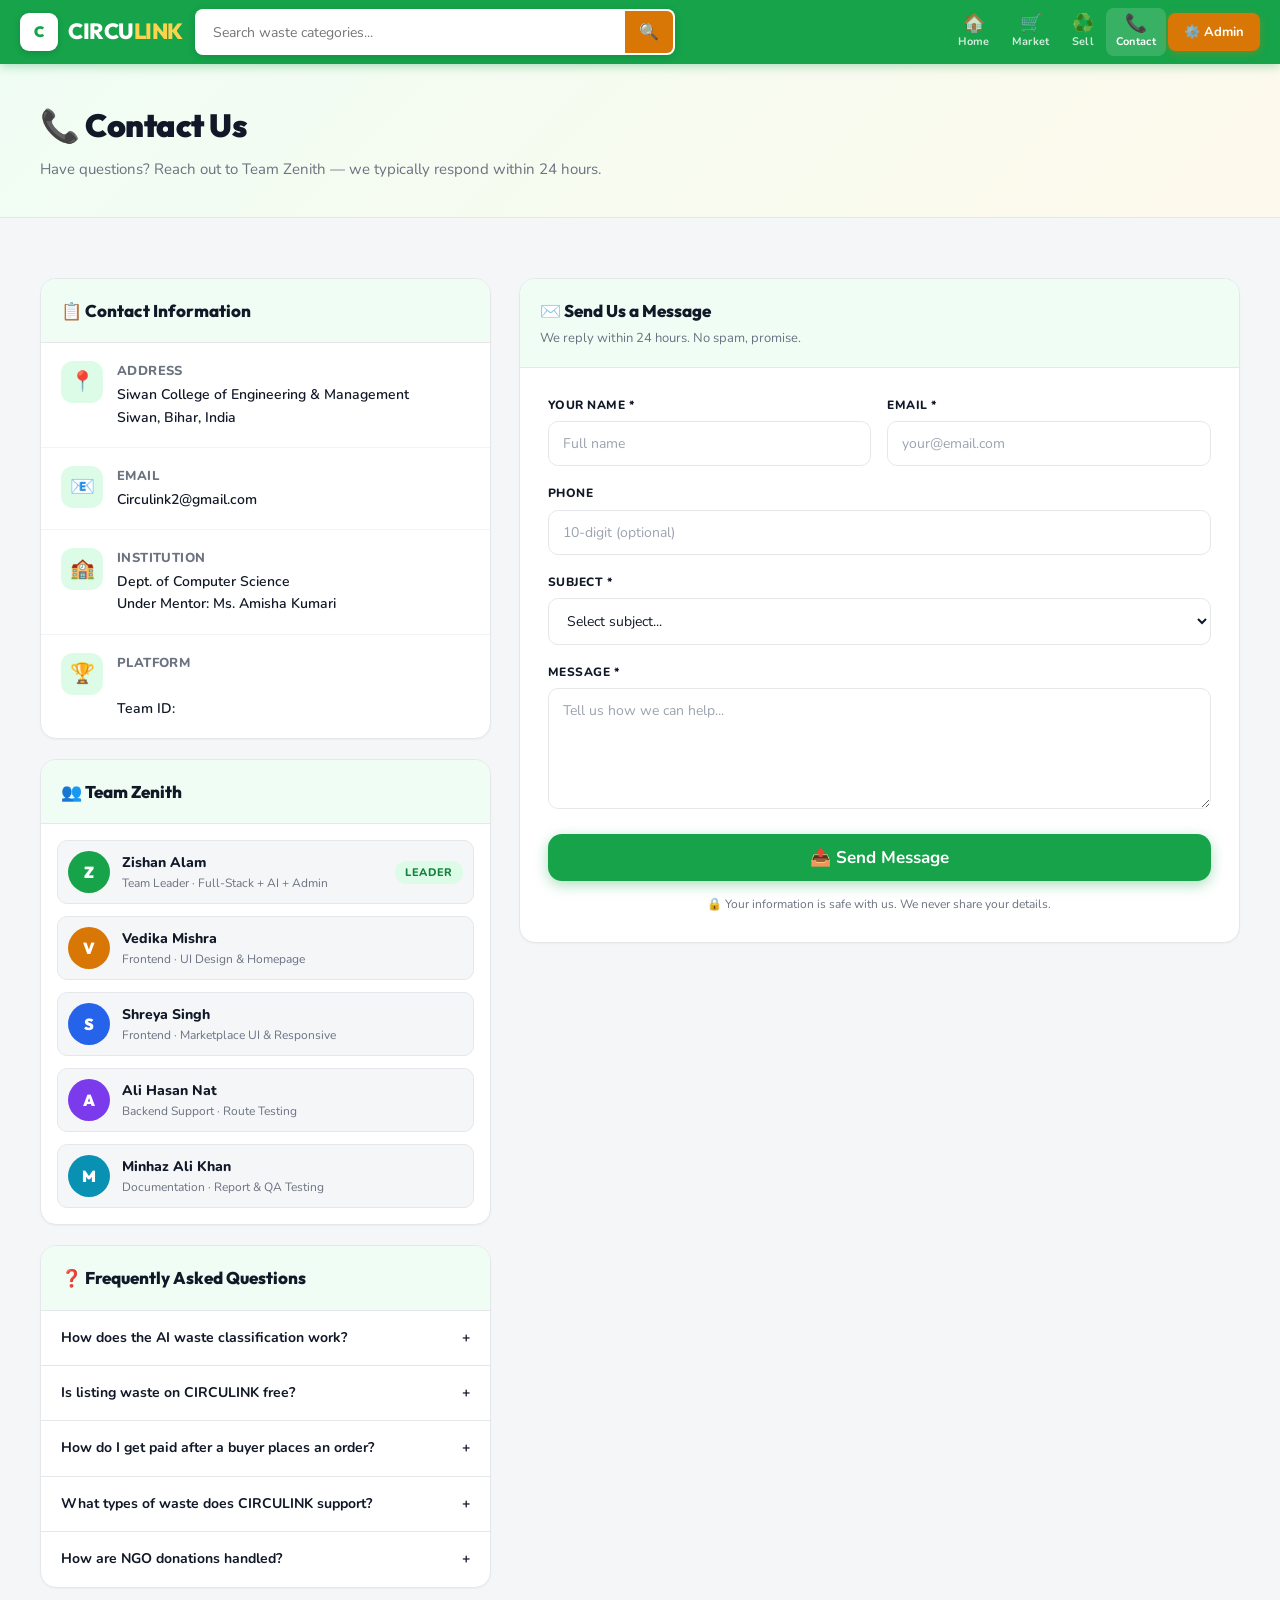
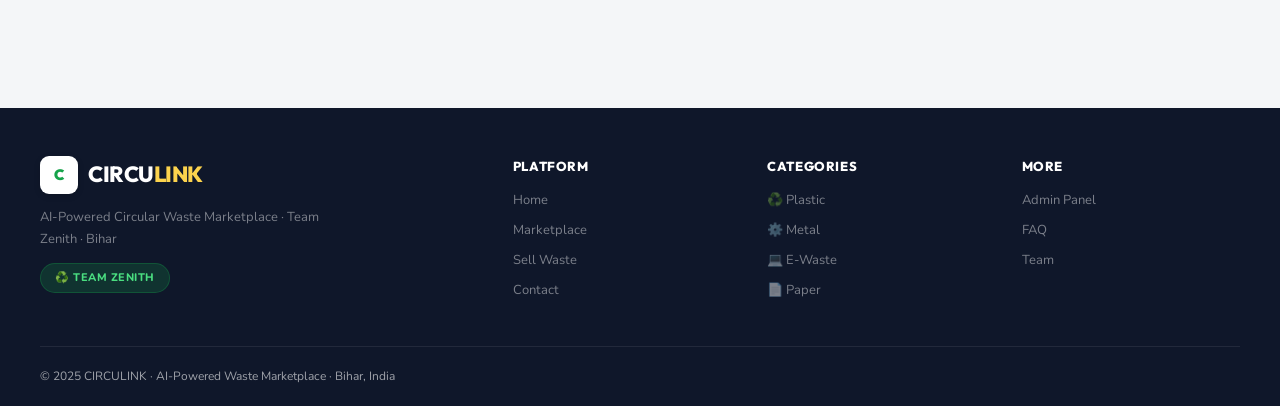
<file: templates/contact.html>
<!DOCTYPE html>
<html lang="en">
<head>
  <meta charset="UTF-8">
  <meta name="viewport" content="width=device-width, initial-scale=1.0">
  <title>Contact — CIRCULINK 2.0</title>
  <link rel="stylesheet" href="/static/css/style.css">
</head>
<body>

<!-- NAVBAR -->
<nav class="navbar">
  <a href="/" class="nav-brand">
    <div class="nav-logo">C</div>
    <span class="nav-brand-name">CIRCU<span>LINK</span></span>
  </a>
  <div class="nav-search">
    <input type="text" placeholder="Search waste categories..." id="navSearch" onkeydown="if(event.key==='Enter') window.location='/marketplace?q='+this.value">
    <button onclick="window.location='/marketplace?q='+document.getElementById('navSearch').value">🔍</button>
  </div>
  <div class="nav-links">
    <a href="/" class="nav-link"><span class="icon">🏠</span><span>Home</span></a>
    <a href="/marketplace" class="nav-link"><span class="icon">🛒</span><span>Market</span></a>
    <a href="/donation" class="nav-link"><span class="icon">♻️</span><span>Sell</span></a>
    <a href="/contact" class="nav-link active"><span class="icon">📞</span><span>Contact</span></a>
    <a href="/admin" class="nav-admin-btn">⚙️ Admin</a>
  </div>
  <div class="hamburger" id="hamburger" onclick="toggleMenu()">
    <span></span><span></span><span></span>
  </div>
</nav>
<div class="mobile-menu" id="mobileMenu">
  <a href="/">🏠 Home</a>
  <a href="/marketplace">🛒 Marketplace</a>
  <a href="/donation">♻️ Sell / Donate</a>
  <a href="/contact">📞 Contact Us</a>
  <a href="/admin">⚙️ Admin Panel</a>
</div>

<!-- PAGE HEADER -->
<div class="page-header">
  <div class="container">
    <h1>📞 Contact Us</h1>
    <p>Have questions? Reach out to Team Zenith — we typically respond within 24 hours.</p>
  </div>
</div>

<!-- CONTACT SECTION -->
<section class="section">
  <div class="container">
    <div class="contact-grid">

      <!-- LEFT: INFO + FAQ -->
      <div style="display:flex;flex-direction:column;gap:20px">

        <!-- Info Card -->
        <div class="contact-info-wrap">
          <div style="padding:18px 20px;border-bottom:1px solid var(--border);background:var(--primary-pale)">
            <h3 style="font-family:'Outfit',sans-serif;font-weight:800;font-size:17px">📋 Contact Information</h3>
          </div>
          <div class="contact-info-item">
            <div class="contact-ico">📍</div>
            <div>
              <div class="contact-info-title">Address</div>
              <div class="contact-info-val">Siwan College of Engineering &amp; Management<br>Siwan, Bihar, India</div>
            </div>
          </div>
          <div class="contact-info-item">
            <div class="contact-ico">📧</div>
            <div>
              <div class="contact-info-title">Email</div>
              <div class="contact-info-val">Circulink2@gmail.com</div>
            </div>
          </div>
          <div class="contact-info-item">
            <div class="contact-ico">🏫</div>
            <div>
              <div class="contact-info-title">Institution</div>
              <div class="contact-info-val">Dept. of Computer Science<br>Under Mentor: Ms. Amisha Kumari</div>
            </div>
          </div>
          <div class="contact-info-item">
            <div class="contact-ico">🏆</div>
            <div>
              <div class="contact-info-title">Platform</div>
              <div class="contact-info-val"><br>Team ID: </div>
            </div>
          </div>
        </div>

        <!-- TEAM SECTION -->
        <div id="team" style="background:var(--bg-white);border:1px solid var(--border);border-radius:var(--radius-lg);overflow:hidden;box-shadow:var(--shadow-xs)">
          <div style="padding:18px 20px;border-bottom:1px solid var(--border);background:var(--primary-pale)">
            <h3 style="font-family:'Outfit',sans-serif;font-weight:800;font-size:17px">👥 Team Zenith</h3>
          </div>
          <div style="padding:16px">
            <div style="display:flex;flex-direction:column;gap:12px">
              <div style="display:flex;align-items:center;gap:12px;padding:10px;border-radius:var(--radius);background:var(--bg);border:1px solid var(--border)">
                <div style="width:42px;height:42px;border-radius:50%;background:var(--primary);color:white;display:flex;align-items:center;justify-content:center;font-family:'Outfit',sans-serif;font-weight:900;font-size:16px;flex-shrink:0">Z</div>
                <div>
                  <div style="font-weight:800;font-size:14px">Zishan Alam</div>
                  <div style="font-size:12px;color:var(--text-secondary)">Team Leader · Full-Stack + AI + Admin</div>
                </div>
                <span class="badge badge-green" style="margin-left:auto">Leader</span>
              </div>
              <div style="display:flex;align-items:center;gap:12px;padding:10px;border-radius:var(--radius);background:var(--bg);border:1px solid var(--border)">
                <div style="width:42px;height:42px;border-radius:50%;background:var(--accent);color:white;display:flex;align-items:center;justify-content:center;font-family:'Outfit',sans-serif;font-weight:900;font-size:16px;flex-shrink:0">V</div>
                <div>
                  <div style="font-weight:800;font-size:14px">Vedika Mishra</div>
                  <div style="font-size:12px;color:var(--text-secondary)">Frontend · UI Design &amp; Homepage</div>
                </div>
              </div>
              <div style="display:flex;align-items:center;gap:12px;padding:10px;border-radius:var(--radius);background:var(--bg);border:1px solid var(--border)">
                <div style="width:42px;height:42px;border-radius:50%;background:var(--info);color:white;display:flex;align-items:center;justify-content:center;font-family:'Outfit',sans-serif;font-weight:900;font-size:16px;flex-shrink:0">S</div>
                <div>
                  <div style="font-weight:800;font-size:14px">Shreya Singh</div>
                  <div style="font-size:12px;color:var(--text-secondary)">Frontend · Marketplace UI &amp; Responsive</div>
                </div>
              </div>
              <div style="display:flex;align-items:center;gap:12px;padding:10px;border-radius:var(--radius);background:var(--bg);border:1px solid var(--border)">
                <div style="width:42px;height:42px;border-radius:50%;background:#7C3AED;color:white;display:flex;align-items:center;justify-content:center;font-family:'Outfit',sans-serif;font-weight:900;font-size:16px;flex-shrink:0">A</div>
                <div>
                  <div style="font-weight:800;font-size:14px">Ali Hasan Nat</div>
                  <div style="font-size:12px;color:var(--text-secondary)">Backend Support · Route Testing</div>
                </div>
              </div>
              <div style="display:flex;align-items:center;gap:12px;padding:10px;border-radius:var(--radius);background:var(--bg);border:1px solid var(--border)">
                <div style="width:42px;height:42px;border-radius:50%;background:#0891B2;color:white;display:flex;align-items:center;justify-content:center;font-family:'Outfit',sans-serif;font-weight:900;font-size:16px;flex-shrink:0">M</div>
                <div>
                  <div style="font-weight:800;font-size:14px">Minhaz Ali Khan</div>
                  <div style="font-size:12px;color:var(--text-secondary)">Documentation · Report &amp; QA Testing</div>
                </div>
              </div>
            </div>
          </div>
        </div>

        <!-- FAQ -->
        <div id="faq" style="background:var(--bg-white);border:1px solid var(--border);border-radius:var(--radius-lg);overflow:hidden;box-shadow:var(--shadow-xs)">
          <div style="padding:18px 20px;border-bottom:1px solid var(--border);background:var(--primary-pale)">
            <h3 style="font-family:'Outfit',sans-serif;font-weight:800;font-size:17px">❓ Frequently Asked Questions</h3>
          </div>
          <div class="faq-item">
            <div class="faq-q" onclick="toggleFAQ(this)">
              <span>How does the AI waste classification work?</span><span>+</span>
            </div>
            <div class="faq-a">CIRCULINK uses Google Gemini 1.5 Flash Vision API to analyze your uploaded waste photo. It identifies the waste category, quality grade (0–100), and estimates a fair market price in INR per kg — all within 2–3 seconds.</div>
          </div>
          <div class="faq-item">
            <div class="faq-q" onclick="toggleFAQ(this)">
              <span>Is listing waste on CIRCULINK free?</span><span>+</span>
            </div>
            <div class="faq-a">Yes! Listing waste is completely free. CIRCULINK is a community platform designed to connect sellers and buyers without any commission in the current version.</div>
          </div>
          <div class="faq-item">
            <div class="faq-q" onclick="toggleFAQ(this)">
              <span>How do I get paid after a buyer places an order?</span><span>+</span>
            </div>
            <div class="faq-a">When a buyer places an order, our admin team reviews it and contacts both parties via phone or email to arrange the pickup and payment. We're currently working on UPI/Razorpay integration for Version 2.1.</div>
          </div>
          <div class="faq-item">
            <div class="faq-q" onclick="toggleFAQ(this)">
              <span>What types of waste does CIRCULINK support?</span><span>+</span>
            </div>
            <div class="faq-a">We support 8 major waste categories: Plastic, Paper &amp; Cardboard, Metal, E-Waste, Glass, Organic, Textile, and Rubber. More categories will be added in future versions.</div>
          </div>
          <div class="faq-item" style="border-bottom:none">
            <div class="faq-q" onclick="toggleFAQ(this)">
              <span>How are NGO donations handled?</span><span>+</span>
            </div>
            <div class="faq-a">When you submit a donation, our admin team forwards your details to the selected NGO partner. The NGO will contact you within 24 hours to arrange item pickup or dropoff.</div>
          </div>
        </div>
      </div>

      <!-- RIGHT: CONTACT FORM -->
      <div class="contact-form-wrap">
        <div style="padding:18px 20px;border-bottom:1px solid var(--border);background:var(--primary-pale)">
          <h3 style="font-family:'Outfit',sans-serif;font-weight:800;font-size:17px">✉️ Send Us a Message</h3>
          <p style="font-size:13px;color:var(--text-secondary);margin-top:4px">We reply within 24 hours. No spam, promise.</p>
        </div>
        <div style="padding:28px">
          <div id="contactSuccess" class="alert alert-success hidden">
            ✅ Message sent successfully! We'll reply within 24 hours.
          </div>
          <div class="form-row">
            <div class="form-group">
              <label class="form-label">Your Name *</label>
              <input type="text" class="form-control" id="msgName" placeholder="Full name">
            </div>
            <div class="form-group">
              <label class="form-label">Email *</label>
              <input type="email" class="form-control" id="msgEmail" placeholder="your@email.com">
            </div>
          </div>
          <div class="form-group">
            <label class="form-label">Phone</label>
            <input type="tel" class="form-control" id="msgPhone" placeholder="10-digit (optional)">
          </div>
          <div class="form-group">
            <label class="form-label">Subject *</label>
            <select class="form-control" id="msgSubject">
              <option value="">Select subject...</option>
              <option>I want to sell waste</option>
              <option>I want to buy waste</option>
              <option>NGO partnership inquiry</option>
              <option>Technical issue</option>
              <option>Price negotiation</option>
              <option>General inquiry</option>
            </select>
          </div>
          <div class="form-group">
            <label class="form-label">Message *</label>
            <textarea class="form-control" id="msgBody" rows="5" placeholder="Tell us how we can help..."></textarea>
          </div>
          <button class="btn btn-primary btn-block btn-lg" onclick="submitContact()">
            📤 Send Message
          </button>
          <p style="font-size:12px;color:var(--text-secondary);text-align:center;margin-top:14px">
            🔒 Your information is safe with us. We never share your details.
          </p>
        </div>
      </div>
    </div>
  </div>
</section>

<!-- FOOTER -->
<footer>
  <div class="footer-inner">
    <div class="footer-grid">
      <div class="footer-brand">
        <div class="nav-brand">
          <div class="nav-logo">C</div>
          <span class="nav-brand-name">CIRCU<span>LINK</span></span>
        </div>
        <p>AI-Powered Circular Waste Marketplace · Team Zenith · Bihar</p>
        <div class="footer-team-badge">♻️ Team Zenith</div>
      </div>
      <div class="footer-col">
        <h4>Platform</h4>
        <a href="/">Home</a><a href="/marketplace">Marketplace</a>
        <a href="/donation">Sell Waste</a><a href="/contact">Contact</a>
      </div>
      <div class="footer-col">
        <h4>Categories</h4>
        <a href="#">♻️ Plastic</a><a href="#">⚙️ Metal</a>
        <a href="#">💻 E-Waste</a><a href="#">📄 Paper</a>
      </div>
      <div class="footer-col">
        <h4>More</h4>
        <a href="/admin">Admin Panel</a>
        <a href="#faq">FAQ</a><a href="#team">Team</a>
      </div>
    </div>
    <div class="footer-divider"></div>
    <div class="footer-bottom">
      <span>© 2025 CIRCULINK · AI-Powered Waste Marketplace · Bihar, India</span>
      <span></span>
    </div>
  </div>
</footer>

<!-- BOTTOM NAV -->
<nav class="bottom-nav">
  <div class="bottom-nav-items">
    <a href="/" class="bottom-nav-item"><span class="ico">🏠</span>Home</a>
    <a href="/marketplace" class="bottom-nav-item"><span class="ico">🛒</span>Market</a>
    <a href="/donation" class="bottom-nav-item"><span class="ico">♻️</span>Sell</a>
    <a href="/donation#donate" class="bottom-nav-item"><span class="ico">🤝</span>Donate</a>
    <a href="/contact" class="bottom-nav-item active"><span class="ico">📞</span>Contact</a>
  </div>
</nav>

<div class="toast" id="toast"></div>
<div class="loading-overlay" id="loadingOverlay"><div class="spinner"></div><div class="loading-txt">Sending...</div></div>

<script>
function toggleMenu() { document.getElementById('mobileMenu').classList.toggle('open'); }
document.addEventListener('click', function(e) {
  const m=document.getElementById('mobileMenu'),h=document.getElementById('hamburger');
  if(!m.contains(e.target)&&!h.contains(e.target)) m.classList.remove('open');
});

function toggleFAQ(el) {
  const ans = el.nextElementSibling;
  const icon = el.querySelector('span:last-child');
  const isOpen = ans.classList.contains('open');
  document.querySelectorAll('.faq-a').forEach(a => a.classList.remove('open'));
  document.querySelectorAll('.faq-q span:last-child').forEach(s => s.textContent = '+');
  if (!isOpen) { ans.classList.add('open'); icon.textContent = '−'; }
}

async function submitContact() {
  const name = document.getElementById('msgName').value.trim();
  const email = document.getElementById('msgEmail').value.trim();
  const subject = document.getElementById('msgSubject').value;
  const body = document.getElementById('msgBody').value.trim();
  if (!name||!email||!subject||!body) { showToast('Please fill all required fields', 'error'); return; }
  showLoading(true);
  try {
    const res = await fetch('/api/contact', {
      method: 'POST', headers: {'Content-Type': 'application/json'},
      body: JSON.stringify({ name, email, phone: document.getElementById('msgPhone').value, subject, message: body })
    });
    const data = await res.json();
    showLoading(false);
    if (data.success) {
      document.getElementById('contactSuccess').classList.remove('hidden');
      ['msgName','msgEmail','msgPhone','msgBody'].forEach(id => document.getElementById(id).value = '');
      document.getElementById('msgSubject').value = '';
      showToast('✅ Message sent!', 'success');
    } else showToast(data.error || 'Failed to send', 'error');
  } catch(e) { showLoading(false); showToast('Network error', 'error'); }
}

function showToast(msg, type='info') {
  const t=document.getElementById('toast');
  t.textContent=msg; t.className='toast '+type+' show';
  setTimeout(()=>t.classList.remove('show'),4000);
}
function showLoading(show) { document.getElementById('loadingOverlay').classList.toggle('show',show); }
</script>
</body>
</html>
</file>
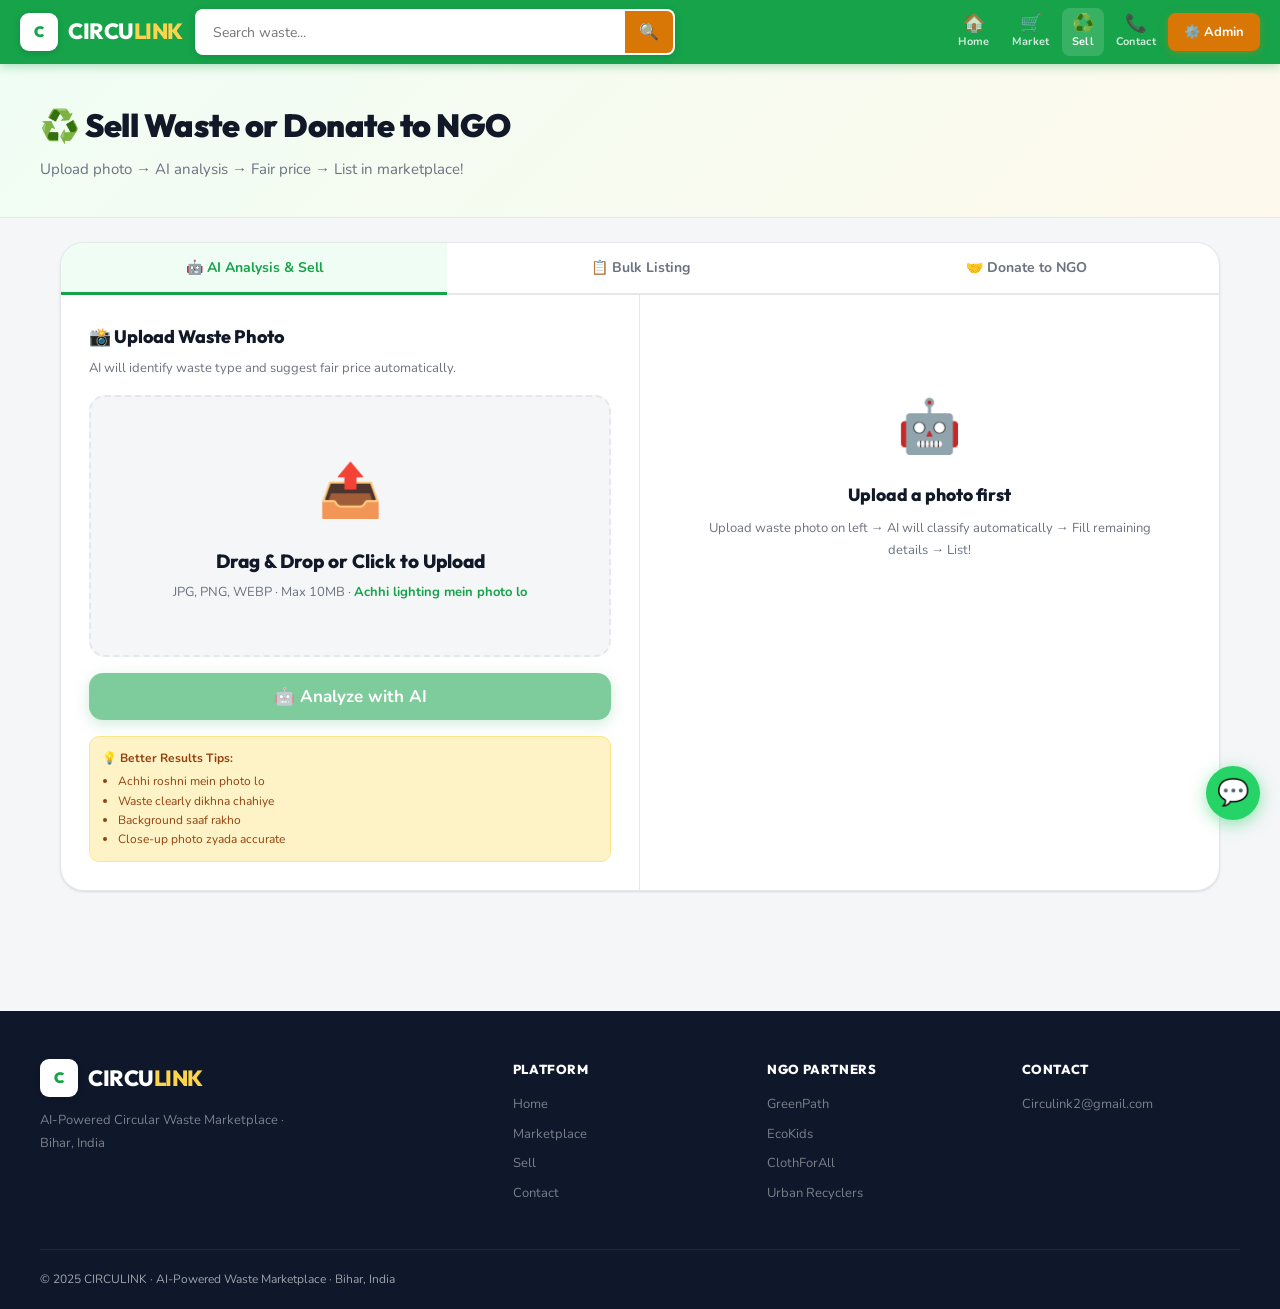
<file: templates/donation.html>
<!DOCTYPE html>
<html lang="en">
<head>
  <meta charset="UTF-8">
  <meta name="viewport" content="width=device-width, initial-scale=1.0">
  <title>Sell / Donate — CIRCULINK</title>
  <link rel="stylesheet" href="/static/css/style.css">
  <style>
    .quality-meter{height:8px;border-radius:50px;background:#E5E7EB;overflow:hidden;margin:6px 0}
    .quality-fill{height:100%;border-radius:50px;transition:width 0.5s ease}
    .photo-check-box{background:#F0FDF4;border:1px solid #BBF7D0;border-radius:10px;padding:12px;margin-bottom:12px;display:none}
    .photo-check-good{background:#F0FDF4;border-color:#BBF7D0;color:#15803D}
    .photo-check-bad{background:#FEF2F2;border-color:#FECACA;color:#DC2626}
    .bulk-item{background:var(--bg);border:1px solid var(--border);border-radius:10px;padding:14px;margin-bottom:10px;position:relative}
    .bulk-remove{position:absolute;top:8px;right:8px;background:var(--danger-light);color:var(--danger);border:none;border-radius:6px;padding:3px 8px;cursor:pointer;font-size:12px;font-weight:700}
    .wa-float{position:fixed;bottom:80px;right:20px;background:#25D366;color:white;width:54px;height:54px;border-radius:50%;display:flex;align-items:center;justify-content:center;font-size:26px;text-decoration:none;box-shadow:0 4px 16px rgba(37,211,102,0.5);z-index:1000;animation:pulse 2s infinite}
    @keyframes pulse{0%,100%{box-shadow:0 4px 16px rgba(37,211,102,0.5)}50%{box-shadow:0 4px 24px rgba(37,211,102,0.8)}}
    .lang-toggle{background:rgba(255,255,255,0.2);color:white;border:1px solid rgba(255,255,255,0.4);border-radius:6px;padding:6px 12px;cursor:pointer;font-weight:700;font-size:13px}
  </style>
</head>
<body>

<nav class="navbar">
  <a href="/" class="nav-brand"><div class="nav-logo">C</div><span class="nav-brand-name">CIRCU<span>LINK</span></span></a>
  <div class="nav-search">
    <input type="text" placeholder="Search waste..." id="navSearch" onkeydown="if(event.key==='Enter') window.location='/marketplace?q='+this.value">
    <button onclick="window.location='/marketplace?q='+document.getElementById('navSearch').value">🔍</button>
  </div>
  <div class="nav-links">
    <a href="/" class="nav-link"><span class="icon">🏠</span><span>Home</span></a>
    <a href="/marketplace" class="nav-link"><span class="icon">🛒</span><span>Market</span></a>
    <a href="/donation" class="nav-link active"><span class="icon">♻️</span><span>Sell</span></a>
    <a href="/contact" class="nav-link"><span class="icon">📞</span><span>Contact</span></a>
    <a href="/admin" class="nav-admin-btn">⚙️ Admin</a>
  </div>
  <div class="hamburger" id="hamburger" onclick="toggleMenu()"><span></span><span></span><span></span></div>
</nav>
<div class="mobile-menu" id="mobileMenu">
  <a href="/">🏠 Home</a><a href="/marketplace">🛒 Marketplace</a>
  <a href="/donation">♻️ Sell / Donate</a><a href="/contact">📞 Contact</a>
</div>

<div class="page-header">
  <div class="container">
    <h1>♻️ Sell Waste or Donate to NGO</h1>
    <p>Upload photo → AI analysis → Fair price → List in marketplace!</p>
  </div>
</div>

<div class="container" style="margin-top:24px;padding:0 20px">
  <div style="background:var(--bg-white);border:1px solid var(--border);border-radius:var(--radius-xl);overflow:hidden;box-shadow:var(--shadow-sm)">

    <!-- TABS -->
    <div class="tab-bar" style="border-radius:0">
      <button class="tab-btn active" id="tabSellBtn" onclick="switchTab('sell')">🤖 AI Analysis & Sell</button>
      <button class="tab-btn" id="tabBulkBtn" onclick="switchTab('bulk')">📋 Bulk Listing</button>
      <button class="tab-btn" id="tabDonateBtn" onclick="switchTab('donate')">🤝 Donate to NGO</button>
    </div>

    <!-- TAB: SELL -->
    <div class="tab-content active" id="tabSell">
      <div id="sellGrid" style="display:grid;grid-template-columns:1fr 1fr;gap:0;min-height:500px">

        <!-- LEFT: UPLOAD -->
        <div style="padding:28px;border-right:1px solid var(--border)">
          <h3 style="font-family:'Outfit',sans-serif;font-weight:800;margin-bottom:6px;font-size:18px">📸 Upload Waste Photo</h3>
          <p style="font-size:13px;color:var(--text-secondary);margin-bottom:16px">AI will identify waste type and suggest fair price automatically.</p>

          <!-- PHOTO QUALITY CHECKER -->
          <div class="photo-check-box" id="photoCheckBox">
            <div id="photoCheckMsg" style="font-weight:700;font-size:14px"></div>
            <div class="quality-meter"><div class="quality-fill" id="qualityFill" style="width:0%;background:#16A34A"></div></div>
            <div id="photoCheckTip" style="font-size:12px;margin-top:4px"></div>
          </div>

          <div class="upload-zone" id="uploadZone" onclick="document.getElementById('wasteImageInput').click()"
               ondragover="event.preventDefault();this.classList.add('dragover')"
               ondragleave="this.classList.remove('dragover')"
               ondrop="handleDrop(event)">
            <span class="upload-ico">📤</span>
            <h3>Drag & Drop or Click to Upload</h3>
            <p>JPG, PNG, WEBP · Max 10MB · <strong>Achhi lighting mein photo lo</strong></p>
          </div>
          <input type="file" id="wasteImageInput" accept="image/*" style="display:none" onchange="handleFileSelect(this.files[0])">
          <img id="imagePreview" class="img-preview mt-2">
          <button class="btn btn-primary btn-block btn-lg mt-2" id="analyzeBtn" onclick="analyzeWaste()" disabled>🤖 Analyze with AI</button>
          <div id="aiLoading" class="hidden text-center mt-3">
            <div class="spinner" style="margin:0 auto 8px"></div>
            <p style="font-size:14px;color:var(--text-secondary);font-weight:600">🤖 AI analyzing waste image...</p>
          </div>
          <div style="margin-top:16px;padding:12px;background:#FEF3C7;border-radius:10px;border:1px solid #FDE68A">
            <p style="font-size:12px;font-weight:700;color:#92400E">💡 Better Results Tips:</p>
            <ul style="font-size:12px;color:#92400E;margin-top:4px;padding-left:16px">
              <li>Achhi roshni mein photo lo</li>
              <li>Waste clearly dikhna chahiye</li>
              <li>Background saaf rakho</li>
              <li>Close-up photo zyada accurate</li>
            </ul>
          </div>
        </div>

        <!-- RIGHT: AI RESULT + FORM -->
        <div style="padding:28px">
          <div class="ai-result-panel" id="aiResultPanel">
            <div class="ai-result-header">
              <h3>🤖 AI Analysis Complete</h3>
              <p id="aiConfidenceText">Analyzing...</p>
            </div>
            <div class="ai-metrics">
              <div class="ai-metric"><span class="ai-metric-val" id="aiCategory">—</span><span class="ai-metric-lbl">Category</span></div>
              <div class="ai-metric"><span class="ai-metric-val" id="aiScore">—</span><span class="ai-metric-lbl">Quality</span></div>
              <div class="ai-metric"><span class="ai-metric-val" id="aiPrice">—</span><span class="ai-metric-lbl">Price/kg</span></div>
              <div class="ai-metric"><span class="ai-metric-val" id="aiShouldBuy">—</span><span class="ai-metric-lbl">Buy?</span></div>
            </div>
            <div style="padding:14px 16px;border-top:1px solid var(--border)">
              <div style="font-size:13px;font-weight:700;margin-bottom:4px">💬 AI Recommendation:</div>
              <div id="aiBuyRec" style="font-size:13px;color:var(--text-secondary)"></div>
              <div id="aiCondition" style="font-size:12px;color:var(--text-secondary);margin-top:6px"></div>
              <div id="aiMaterial" style="font-size:12px;color:var(--primary);margin-top:4px;font-weight:600"></div>
              <div id="aiDemand" style="font-size:12px;margin-top:4px"></div>
            </div>
            <div class="ai-tips" id="aiTipsSection">
              <h4>💡 Tips to get better price:</h4>
              <ul id="aiTipsList"></ul>
            </div>
          </div>

          <div id="listingForm" class="hidden mt-3">
            <h3 style="font-family:'Outfit',sans-serif;font-weight:800;margin-bottom:16px;font-size:17px">📋 Listing Details</h3>
            <div class="form-group"><label class="form-label">Title *</label><input type="text" class="form-control" id="listingTitle" placeholder="e.g. Clean PET Plastic Bottles - 50kg"></div>
            <div style="display:grid;grid-template-columns:1fr 1fr;gap:12px">
              <div class="form-group"><label class="form-label">Category *</label>
                <select class="form-control" id="listingCategory">
                  <option value="">Select...</option>
                  <option>Plastic</option><option>Paper</option><option>Metal</option>
                  <option>E-Waste</option><option>Glass</option><option>Organic</option>
                  <option>Textile</option><option>Rubber</option>
                </select>
              </div>
              <div class="form-group"><label class="form-label">Quality</label>
                <select class="form-control" id="listingQuality">
                  <option>Excellent</option><option>Good</option><option>Fair</option><option>Poor</option>
                </select>
              </div>
            </div>
            <div style="display:grid;grid-template-columns:1fr 1fr;gap:12px">
              <div class="form-group"><label class="form-label">Price (₹/kg) *</label><input type="number" class="form-control" id="listingPrice" placeholder="0.00"></div>
              <div class="form-group"><label class="form-label">Quantity (kg) *</label><input type="number" class="form-control" id="listingQty" placeholder="e.g. 100" min="1"></div>
            </div>
            <div class="form-group"><label class="form-label">Your Name *</label><input type="text" class="form-control" id="listingName" placeholder="Full name"></div>
            <div style="display:grid;grid-template-columns:1fr 1fr;gap:12px">
              <div class="form-group"><label class="form-label">Phone *</label><input type="tel" class="form-control" id="listingPhone" placeholder="10-digit number"></div>
              <div class="form-group"><label class="form-label">Location *</label><input type="text" class="form-control" id="listingLocation" placeholder="City, Bihar"></div>
            </div>
            <div class="form-group"><label class="form-label">Seller Type</label>
              <select class="form-control" id="listingSellerType">
                <option>Individual</option><option>Small Business</option><option>Restaurant</option><option>Industry</option><option>Hospital</option>
              </select>
            </div>
            <button class="btn btn-primary btn-block btn-lg" onclick="submitListing()">🚀 List on Marketplace</button>
          </div>

          <div id="formPlaceholder" style="display:flex;flex-direction:column;align-items:center;justify-content:center;min-height:300px;text-align:center;padding:40px 20px">
            <span style="font-size:52px;margin-bottom:12px">🤖</span>
            <h3 style="font-family:'Outfit',sans-serif;font-weight:800;margin-bottom:8px">Upload a photo first</h3>
            <p style="font-size:13px;color:var(--text-secondary);line-height:1.7">Upload waste photo on left → AI will classify automatically → Fill remaining details → List!</p>
          </div>
        </div>
      </div>
    </div>

    <!-- TAB: BULK LISTING -->
    <div class="tab-content" id="tabBulk">
      <div style="padding:28px">
        <h3 style="font-family:'Outfit',sans-serif;font-weight:800;margin-bottom:6px;font-size:20px">📋 Bulk Listing — Multiple Items at Once</h3>
        <p style="font-size:14px;color:var(--text-secondary);margin-bottom:20px">Ek saath kai tarah ka kachara list karo — kirana shop, garage, factory ke liye perfect!</p>

        <div style="background:#FEF3C7;border:1px solid #FDE68A;border-radius:10px;padding:12px 14px;margin-bottom:20px;font-size:13px;color:#92400E;font-weight:600">
          ⚠️ Bulk listing mein photo upload nahi hoti. Individual listing mein photo ke saath AI analysis karo.
        </div>

        <!-- COMMON SELLER INFO -->
        <div style="background:var(--bg);border:1px solid var(--border);border-radius:10px;padding:16px;margin-bottom:20px">
          <h4 style="font-weight:800;margin-bottom:12px;font-size:14px">👤 Seller Information (Sab listings ke liye common)</h4>
          <div style="display:grid;grid-template-columns:1fr 1fr;gap:12px">
            <div class="form-group" style="margin:0"><label class="form-label">Seller Name *</label><input type="text" class="form-control" id="bulkSellerName" placeholder="Tumhara naam"></div>
            <div class="form-group" style="margin:0"><label class="form-label">Phone *</label><input type="tel" class="form-control" id="bulkPhone" placeholder="10-digit number"></div>
            <div class="form-group" style="margin:0"><label class="form-label">Location *</label><input type="text" class="form-control" id="bulkLocation" placeholder="City, Bihar"></div>
            <div class="form-group" style="margin:0"><label class="form-label">Seller Type</label>
              <select class="form-control" id="bulkSellerType">
                <option>Individual</option><option>Small Business</option><option>Restaurant</option><option>Industry</option><option>Hospital</option>
              </select>
            </div>
          </div>
        </div>

        <!-- BULK ITEMS -->
        <div id="bulkItems">
          <div class="bulk-item" id="bulkItem1">
            <button class="bulk-remove" onclick="removeItem(this)">✕ Remove</button>
            <div style="font-weight:800;font-size:13px;margin-bottom:10px;color:var(--primary)">Item #1</div>
            <div style="display:grid;grid-template-columns:2fr 1fr 1fr 1fr;gap:10px;flex-wrap:wrap">
              <div class="form-group" style="margin:0"><label class="form-label">Item Title *</label><input type="text" class="form-control bulk-title" placeholder="e.g. Plastic Wrappers"></div>
              <div class="form-group" style="margin:0"><label class="form-label">Category *</label>
                <select class="form-control bulk-category">
                  <option value="">Select</option><option>Plastic</option><option>Paper</option><option>Metal</option><option>E-Waste</option><option>Glass</option><option>Organic</option><option>Textile</option><option>Rubber</option>
                </select>
              </div>
              <div class="form-group" style="margin:0"><label class="form-label">Price (₹/kg) *</label><input type="number" class="form-control bulk-price" placeholder="0"></div>
              <div class="form-group" style="margin:0"><label class="form-label">Qty (kg) *</label><input type="number" class="form-control bulk-qty" placeholder="0" min="1"></div>
            </div>
          </div>
        </div>

        <div style="display:flex;gap:12px;flex-wrap:wrap">
          <button class="btn btn-secondary" onclick="addBulkItem()">+ Add Another Item</button>
          <button class="btn btn-primary btn-lg" onclick="submitBulkListing()">🚀 Submit All Listings</button>
        </div>

        <div id="bulkSuccess" class="alert alert-success hidden mt-3">✅ <span id="bulkSuccessMsg">Listings submitted!</span></div>
      </div>
    </div>

    <!-- TAB: DONATE -->
    <div class="tab-content" id="tabDonate">
      <div style="padding:28px" id="donate">
        <h3 style="font-family:'Outfit',sans-serif;font-weight:800;margin-bottom:6px;font-size:20px">🤝 Donate to a Registered NGO</h3>
        <p style="font-size:14px;color:var(--text-secondary);margin-bottom:20px">NGO 24 hours mein tumse contact karegi.</p>
        <div class="ngo-cards">
          <div class="ngo-card" onclick="selectNGO(this,'GreenPath Foundation')"><div class="ngo-check">✓</div><span class="ngo-ico">🌿</span><div class="ngo-name">GreenPath Foundation</div><p class="ngo-desc">Rural India mein sustainable recycling promote karte hain.</p></div>
          <div class="ngo-card" onclick="selectNGO(this,'EcoKids Initiative')"><div class="ngo-check">✓</div><span class="ngo-ico">👦</span><div class="ngo-name">EcoKids Initiative</div><p class="ngo-desc">Garib bacchon ko eco-friendly school supplies dete hain.</p></div>
          <div class="ngo-card" onclick="selectNGO(this,'ClothForAll')"><div class="ngo-check">✓</div><span class="ngo-ico">👕</span><div class="ngo-name">ClothForAll</div><p class="ngo-desc">Kapda waste collect karke zarooratmand logon ko dete hain.</p></div>
          <div class="ngo-card" onclick="selectNGO(this,'Urban Recyclers')"><div class="ngo-check">✓</div><span class="ngo-ico">🏙️</span><div class="ngo-name">Urban Recyclers</div><p class="ngo-desc">Electronic aur plastic waste process karte hain cities mein.</p></div>
        </div>
        <div style="background:var(--bg);border:1px solid var(--border);border-radius:var(--radius-lg);padding:24px">
          <h4 style="font-family:'Outfit',sans-serif;font-weight:800;margin-bottom:18px;font-size:16px">📝 Donation Details</h4>
          <div style="display:grid;grid-template-columns:1fr 1fr;gap:14px">
            <div class="form-group"><label class="form-label">Item Name *</label><input type="text" class="form-control" id="donateItem" placeholder="e.g. Old clothes, PET bottles"></div>
            <div class="form-group"><label class="form-label">Category *</label>
              <select class="form-control" id="donateCat"><option value="">Select...</option><option>Plastic</option><option>Paper</option><option>Metal</option><option>E-Waste</option><option>Glass</option><option>Organic</option><option>Textile</option><option>Rubber</option><option>Other</option></select>
            </div>
            <div class="form-group"><label class="form-label">Condition *</label><select class="form-control" id="donateCondition"><option>Good</option><option>Fair</option><option>Usable</option><option>For Parts</option></select></div>
            <div class="form-group"><label class="form-label">Quantity *</label><input type="text" class="form-control" id="donateQty" placeholder="e.g. 20kg or 5 bags"></div>
            <div class="form-group"><label class="form-label">Your Name *</label><input type="text" class="form-control" id="donateName" placeholder="Full name"></div>
            <div class="form-group"><label class="form-label">Phone *</label><input type="tel" class="form-control" id="donatePhone" placeholder="10-digit"></div>
            <div class="form-group"><label class="form-label">Email *</label><input type="email" class="form-control" id="donateEmail" placeholder="your@email.com"></div>
            <div class="form-group"><label class="form-label">Address *</label><input type="text" class="form-control" id="donateAddress" placeholder="Pickup address"></div>
          </div>
          <div class="form-group"><label class="form-label">Photo (Optional)</label><input type="file" class="form-control" id="donateImage" accept="image/*"></div>
          <div class="form-group"><label class="form-label">Message</label><textarea class="form-control" id="donateMsg" rows="2" placeholder="NGO ke liye koi instructions..."></textarea></div>
          <input type="hidden" id="selectedNGO" value="">
          <button class="btn btn-primary btn-block btn-lg" onclick="submitDonation()">🤝 Submit Donation</button>
        </div>
      </div>
    </div>
  </div>
</div>

<div style="height:60px"></div>

<footer>
  <div class="footer-inner">
    <div class="footer-grid">
      <div class="footer-brand"><div class="nav-brand"><div class="nav-logo">C</div><span class="nav-brand-name">CIRCU<span>LINK</span></span></div><p>AI-Powered Circular Waste Marketplace · Bihar, India</p></div>
      <div class="footer-col"><h4>Platform</h4><a href="/">Home</a><a href="/marketplace">Marketplace</a><a href="/donation">Sell</a><a href="/contact">Contact</a></div>
      <div class="footer-col"><h4>NGO Partners</h4><a href="#">GreenPath</a><a href="#">EcoKids</a><a href="#">ClothForAll</a><a href="#">Urban Recyclers</a></div>
      <div class="footer-col"><h4>Contact</h4><a href="mailto:Circulink2@gmail.com">Circulink2@gmail.com</a></div>
    </div>
    <div class="footer-divider"></div>
    <div class="footer-bottom"><span>© 2025 CIRCULINK · AI-Powered Waste Marketplace · Bihar, India</span></div>
  </div>
</footer>

<nav class="bottom-nav">
  <div class="bottom-nav-items">
    <a href="/" class="bottom-nav-item"><span class="ico">🏠</span>Home</a>
    <a href="/marketplace" class="bottom-nav-item"><span class="ico">🛒</span>Market</a>
    <a href="/donation" class="bottom-nav-item active"><span class="ico">♻️</span>Sell</a>
    <a href="/donation#donate" class="bottom-nav-item"><span class="ico">🤝</span>Donate</a>
    <a href="/contact" class="bottom-nav-item"><span class="ico">📞</span>Contact</a>
  </div>
</nav>

<a href="https://wa.me/918800000000?text=Hello%20CIRCULINK" target="_blank" class="wa-float">💬</a>

<div class="toast" id="toast"></div>
<div class="loading-overlay" id="loadingOverlay"><div class="spinner"></div><div class="loading-txt" id="loadingTxt">Analyzing...</div></div>

<script>
function toggleMenu(){document.getElementById('mobileMenu').classList.toggle('open');}
function switchTab(tab){
  document.querySelectorAll('.tab-btn').forEach(b=>b.classList.remove('active'));
  document.querySelectorAll('.tab-content').forEach(c=>c.classList.remove('active'));
  if(tab==='sell'){document.getElementById('tabSellBtn').classList.add('active');document.getElementById('tabSell').classList.add('active');}
  else if(tab==='bulk'){document.getElementById('tabBulkBtn').classList.add('active');document.getElementById('tabBulk').classList.add('active');}
  else{document.getElementById('tabDonateBtn').classList.add('active');document.getElementById('tabDonate').classList.add('active');}
}
function adjustGrid(){const g=document.getElementById('sellGrid');if(g)g.style.gridTemplateColumns=window.innerWidth<700?'1fr':'1fr 1fr';}
adjustGrid();window.addEventListener('resize',adjustGrid);
if(window.location.hash==='#donate')switchTab('donate');

// PHOTO QUALITY CHECKER
function checkPhotoQuality(file) {
  const reader = new FileReader();
  reader.onload = function(e) {
    const img = new Image();
    img.onload = function() {
      const canvas = document.createElement('canvas');
      const maxSize = 200;
      const ratio = Math.min(maxSize/img.width, maxSize/img.height);
      canvas.width = img.width * ratio;
      canvas.height = img.height * ratio;
      const ctx = canvas.getContext('2d');
      ctx.drawImage(img, 0, 0, canvas.width, canvas.height);
      const d = ctx.getImageData(0,0,canvas.width,canvas.height).data;
      let brightness = 0, contrast = 0;
      const pixels = d.length/4;
      for(let i=0;i<d.length;i+=4) brightness += (d[i]+d[i+1]+d[i+2])/3;
      brightness /= pixels;
      const box = document.getElementById('photoCheckBox');
      const msg = document.getElementById('photoCheckMsg');
      const tip = document.getElementById('photoCheckTip');
      const fill = document.getElementById('qualityFill');
      box.style.display = 'block';
      let score = 0;
      let statusMsg = '', statusTip = '', color = '';
      if(brightness < 40) { score=25; statusMsg='❌ Photo bahut dark hai!'; statusTip='Zyada roshni mein photo lo ya light jalaao'; color='#DC2626'; box.className='photo-check-box photo-check-bad'; }
      else if(brightness < 80) { score=55; statusMsg='⚠️ Photo thodi dark hai'; statusTip='Thodi aur roshni chahiye behtar analysis ke liye'; color='#D97706'; box.className='photo-check-box'; }
      else if(brightness > 230) { score=45; statusMsg='⚠️ Photo bahut bright hai!'; statusTip='Direct sunlight avoid karo ya camera angle change karo'; color='#D97706'; box.className='photo-check-box'; }
      else { score=90; statusMsg='✅ Photo quality achhi hai!'; statusTip='AI accurate analysis kar payega'; color='#16A34A'; box.className='photo-check-box photo-check-good'; }
      msg.textContent = statusMsg; msg.style.color = color;
      tip.textContent = statusTip; tip.style.color = color;
      fill.style.width = score+'%'; fill.style.background = color;
    };
    img.src = e.target.result;
  };
  reader.readAsDataURL(file);
}

let selectedFile = null;
function handleFileSelect(file) {
  if(!file) return;
  selectedFile = file;
  checkPhotoQuality(file);
  const reader = new FileReader();
  reader.onload = e => {
    const img = document.getElementById('imagePreview');
    img.src = e.target.result; img.style.display = 'block';
  };
  reader.readAsDataURL(file);
  document.getElementById('uploadZone').innerHTML = `<span style="font-size:36px">✅</span><h3 style="margin-top:8px">${file.name}</h3><p style="font-size:12px;color:var(--text-secondary)">Click to change</p>`;
  document.getElementById('analyzeBtn').disabled = false;
}
function handleDrop(e) {
  e.preventDefault();
  document.getElementById('uploadZone').classList.remove('dragover');
  const file = e.dataTransfer.files[0];
  if(file && file.type.startsWith('image/')) handleFileSelect(file);
  else showToast('Please drop an image file', 'error');
}

async function analyzeWaste() {
  if(!selectedFile){showToast('Please select an image first','error');return;}
  document.getElementById('aiLoading').classList.remove('hidden');
  document.getElementById('analyzeBtn').disabled = true;
  showLoading(true, 'AI analyzing your waste image...');
  try {
    const fd = new FormData();
    fd.append('image', selectedFile);
    const res = await fetch('/api/analyze', {method:'POST', body:fd});
    const data = await res.json();
    showLoading(false);
    document.getElementById('aiLoading').classList.add('hidden');
    if(data.success || data.category) showAIResult(data);
    else {showToast('AI analysis failed: '+data.error,'error'); document.getElementById('analyzeBtn').disabled=false;}
  } catch(e) {
    showLoading(false);
    document.getElementById('aiLoading').classList.add('hidden');
    showToast('Network error. Please try again.','error');
    document.getElementById('analyzeBtn').disabled = false;
  }
}

function showAIResult(data) {
  document.getElementById('aiResultPanel').style.display = 'block';
  document.getElementById('listingForm').classList.remove('hidden');
  document.getElementById('formPlaceholder').style.display = 'none';
  document.getElementById('aiCategory').textContent = data.category||'—';
  document.getElementById('aiScore').textContent = (data.quality_score||0)+'/100';
  document.getElementById('aiPrice').textContent = '₹'+(data.estimated_price||0);
  document.getElementById('aiShouldBuy').textContent = data.should_buy ? '✅ Yes' : '❌ No';
  document.getElementById('aiShouldBuy').style.color = data.should_buy ? '#16A34A' : '#DC2626';
  document.getElementById('aiConfidenceText').textContent = 'Confidence: '+(data.confidence||85)+'% · Range: ₹'+(data.price_range||'N/A')+'/kg';
  document.getElementById('aiBuyRec').textContent = data.buy_recommendation||'';
  document.getElementById('aiCondition').textContent = '🔍 '+( data.condition_notes||'');
  document.getElementById('aiMaterial').textContent = '🧪 '+(data.material_details||'');
  const demand = data.market_demand||'Medium';
  document.getElementById('aiDemand').innerHTML = '📊 Market Demand: <strong style="color:'+(demand==='High'?'#16A34A':demand==='Low'?'#DC2626':'#D97706')+'">'+demand+'</strong>';
  const tips = data.recommendations||[];
  document.getElementById('aiTipsList').innerHTML = tips.map(t=>`<li>${t}</li>`).join('');
  if(!tips.length) document.getElementById('aiTipsSection').style.display='none';
  document.getElementById('listingCategory').value = data.category||'';
  document.getElementById('listingPrice').value = data.estimated_price||'';
  const q = data.quality_score||50;
  document.getElementById('listingQuality').value = q>=80?'Excellent':q>=60?'Good':q>=40?'Fair':'Poor';
  if(data.category) document.getElementById('listingTitle').value = (data.subcategory||data.category)+' — '+data.category+' Waste';
  showToast('✅ AI analysis done! Review details and list.', 'success');
}

async function submitListing() {
  const title=document.getElementById('listingTitle').value.trim();
  const cat=document.getElementById('listingCategory').value;
  const price=document.getElementById('listingPrice').value;
  const qty=document.getElementById('listingQty').value;
  const name=document.getElementById('listingName').value.trim();
  const phone=document.getElementById('listingPhone').value.trim();
  const loc=document.getElementById('listingLocation').value.trim();
  if(!title||!cat||!price||!qty||!name||!phone||!loc){showToast('Please fill all required fields','error');return;}
  showLoading(true,'Listing your waste...');
  try {
    const fd=new FormData();
    if(selectedFile) fd.append('image',selectedFile);
    fd.append('title',title);fd.append('category',cat);fd.append('price',price);
    fd.append('quantity',qty);fd.append('seller_name',name);fd.append('seller_phone',phone);
    fd.append('location',loc);fd.append('quality',document.getElementById('listingQuality').value);
    fd.append('seller_type',document.getElementById('listingSellerType').value);
    const res=await fetch('/api/list',{method:'POST',body:fd});
    const data=await res.json();
    showLoading(false);
    if(data.success){showToast('🚀 Listed! Redirecting...','success');setTimeout(()=>window.location.href='/marketplace',2000);}
    else showToast(data.error||'Failed','error');
  } catch(e){showLoading(false);showToast('Network error','error');}
}

// BULK LISTING
let bulkCount = 1;
function addBulkItem() {
  bulkCount++;
  const div = document.createElement('div');
  div.className = 'bulk-item';
  div.innerHTML = `
    <button class="bulk-remove" onclick="removeItem(this)">✕ Remove</button>
    <div style="font-weight:800;font-size:13px;margin-bottom:10px;color:var(--primary)">Item #${bulkCount}</div>
    <div style="display:grid;grid-template-columns:2fr 1fr 1fr 1fr;gap:10px">
      <div class="form-group" style="margin:0"><label class="form-label">Title *</label><input type="text" class="form-control bulk-title" placeholder="e.g. Iron Scrap"></div>
      <div class="form-group" style="margin:0"><label class="form-label">Category *</label>
        <select class="form-control bulk-category"><option value="">Select</option><option>Plastic</option><option>Paper</option><option>Metal</option><option>E-Waste</option><option>Glass</option><option>Organic</option><option>Textile</option><option>Rubber</option></select>
      </div>
      <div class="form-group" style="margin:0"><label class="form-label">Price (₹/kg) *</label><input type="number" class="form-control bulk-price" placeholder="0"></div>
      <div class="form-group" style="margin:0"><label class="form-label">Qty (kg) *</label><input type="number" class="form-control bulk-qty" placeholder="0" min="1"></div>
    </div>`;
  document.getElementById('bulkItems').appendChild(div);
}
function removeItem(btn) {
  const items = document.querySelectorAll('.bulk-item');
  if(items.length > 1) btn.closest('.bulk-item').remove();
  else showToast('At least 1 item zaroori hai', 'error');
}
async function submitBulkListing() {
  const sellerName = document.getElementById('bulkSellerName').value.trim();
  const phone = document.getElementById('bulkPhone').value.trim();
  const location = document.getElementById('bulkLocation').value.trim();
  const sellerType = document.getElementById('bulkSellerType').value;
  if(!sellerName||!phone||!location){showToast('Seller info fill karo','error');return;}
  const items = [];
  document.querySelectorAll('.bulk-item').forEach(item => {
    const title = item.querySelector('.bulk-title').value.trim();
    const cat = item.querySelector('.bulk-category').value;
    const price = item.querySelector('.bulk-price').value;
    const qty = item.querySelector('.bulk-qty').value;
    if(title && cat && price) items.push({title, category:cat, price:parseFloat(price), quantity:parseFloat(qty)||0, seller_name:sellerName, seller_phone:phone, location, seller_type:sellerType, quality:'Good', quality_score:70});
  });
  if(!items.length){showToast('At least 1 valid item add karo','error');return;}
  showLoading(true,'Submitting bulk listing...');
  try {
    const res = await fetch('/api/bulk-list',{method:'POST',headers:{'Content-Type':'application/json'},body:JSON.stringify({items})});
    const data = await res.json();
    showLoading(false);
    if(data.success){
      document.getElementById('bulkSuccessMsg').textContent = data.added+' listings successfully added!';
      document.getElementById('bulkSuccess').classList.remove('hidden');
      showToast('🚀 '+data.added+' listings published!','success');
      setTimeout(()=>window.location.href='/marketplace',2500);
    } else showToast(data.error||'Failed','error');
  } catch(e){showLoading(false);showToast('Network error','error');}
}

// DONATE
function selectNGO(el, name) {
  document.querySelectorAll('.ngo-card').forEach(c=>c.classList.remove('selected'));
  el.classList.add('selected');
  document.getElementById('selectedNGO').value = name;
}
async function submitDonation() {
  const item=document.getElementById('donateItem').value.trim();
  const cat=document.getElementById('donateCat').value;
  const qty=document.getElementById('donateQty').value.trim();
  const name=document.getElementById('donateName').value.trim();
  const phone=document.getElementById('donatePhone').value.trim();
  const email=document.getElementById('donateEmail').value.trim();
  const addr=document.getElementById('donateAddress').value.trim();
  const ngo=document.getElementById('selectedNGO').value;
  if(!item||!cat||!qty||!name||!phone||!email||!addr){showToast('Fill all required fields','error');return;}
  if(!ngo){showToast('NGO select karo','error');return;}
  showLoading(true,'Submitting donation...');
  try {
    const fd=new FormData();
    fd.append('item_name',item);fd.append('category',cat);fd.append('condition',document.getElementById('donateCondition').value);
    fd.append('quantity',qty);fd.append('donor_name',name);fd.append('donor_phone',phone);
    fd.append('donor_email',email);fd.append('pickup_address',addr);fd.append('ngo_name',ngo);
    fd.append('message',document.getElementById('donateMsg').value);
    const imgFile=document.getElementById('donateImage').files[0];
    if(imgFile) fd.append('image',imgFile);
    const res=await fetch('/api/donate',{method:'POST',body:fd});
    const data=await res.json();
    showLoading(false);
    if(data.success){showToast('🤝 Donation submitted! NGO 24hrs mein contact karegi.','success');setTimeout(()=>window.location.href='/',2500);}
    else showToast(data.error||'Failed','error');
  } catch(e){showLoading(false);showToast('Network error','error');}
}

function showToast(msg,type='info'){const t=document.getElementById('toast');t.textContent=msg;t.className='toast '+type+' show';setTimeout(()=>t.classList.remove('show'),4500);}
function showLoading(show,txt='Processing...'){document.getElementById('loadingOverlay').classList.toggle('show',show);if(txt)document.getElementById('loadingTxt').textContent=txt;}
</script>
</body>
</html>
</file>
<file: static/css/style.css>
/* ============================================================
   CIRCULINK 2.0 — Premium Light Theme
   Team Zenith | SISIS176
   Fonts: Outfit (display) + Nunito (body)
   Colors: Forest Green + Amber on Clean White
   ============================================================ */

@import url('https://fonts.googleapis.com/css2?family=Outfit:wght@300;400;500;600;700;800;900&family=Nunito:wght@400;500;600;700;800&display=swap');

/* ── CSS VARIABLES ── */
:root {
  --primary:        #16A34A;
  --primary-dark:   #15803D;
  --primary-deeper: #14532D;
  --primary-light:  #DCFCE7;
  --primary-pale:   #F0FDF4;
  --accent:         #D97706;
  --accent-light:   #FEF3C7;
  --accent-dark:    #B45309;
  --danger:         #DC2626;
  --danger-light:   #FEE2E2;
  --info:           #2563EB;
  --info-light:     #DBEAFE;
  --bg:             #F4F6F8;
  --bg-white:       #FFFFFF;
  --text-primary:   #111827;
  --text-secondary: #6B7280;
  --text-light:     #9CA3AF;
  --border:         #E5E7EB;
  --border-light:   #F3F4F6;
  --shadow-xs:  0 1px 2px rgba(0,0,0,0.04);
  --shadow-sm:  0 1px 3px rgba(0,0,0,0.08), 0 1px 2px rgba(0,0,0,0.04);
  --shadow:     0 4px 6px rgba(0,0,0,0.07), 0 2px 4px rgba(0,0,0,0.04);
  --shadow-md:  0 8px 16px rgba(0,0,0,0.08), 0 4px 6px rgba(0,0,0,0.04);
  --shadow-lg:  0 16px 32px rgba(0,0,0,0.1), 0 8px 12px rgba(0,0,0,0.05);
  --radius-sm:  6px;
  --radius:     10px;
  --radius-lg:  16px;
  --radius-xl:  24px;
  --nav-h:      64px;
  --bottom-nav-h: 62px;
}

/* ── RESET & BASE ── */
*, *::before, *::after { margin: 0; padding: 0; box-sizing: border-box; }
html { scroll-behavior: smooth; font-size: 15px; }
body {
  font-family: 'Nunito', sans-serif;
  background: var(--bg);
  color: var(--text-primary);
  line-height: 1.6;
  -webkit-font-smoothing: antialiased;
  -moz-osx-font-smoothing: grayscale;
}
img { max-width: 100%; display: block; }
a { text-decoration: none; color: inherit; }
button { font-family: 'Nunito', sans-serif; }
input, select, textarea { font-family: 'Nunito', sans-serif; }

/* ═══════════════════════════════════════════════
   NAVBAR
═══════════════════════════════════════════════ */
.navbar {
  position: sticky; top: 0; z-index: 1000;
  height: var(--nav-h);
  background: var(--primary);
  display: flex; align-items: center;
  padding: 0 20px; gap: 12px;
  box-shadow: 0 2px 10px rgba(22,163,74,0.35);
}

.nav-brand {
  display: flex; align-items: center; gap: 10px;
  text-decoration: none; flex-shrink: 0;
}
.nav-logo {
  width: 38px; height: 38px;
  background: white; border-radius: 9px;
  display: flex; align-items: center; justify-content: center;
  font-family: 'Outfit', sans-serif; font-weight: 900;
  font-size: 15px; color: var(--primary);
  box-shadow: 0 2px 6px rgba(0,0,0,0.15);
}
.nav-brand-name {
  font-family: 'Outfit', sans-serif;
  font-weight: 800; font-size: 22px;
  color: white; letter-spacing: -0.5px;
}
.nav-brand-name span { color: #FCD34D; }

.nav-search {
  flex: 1; max-width: 480px;
  display: flex; background: white;
  border-radius: 8px; overflow: hidden;
  box-shadow: 0 2px 8px rgba(0,0,0,0.12);
  border: 2px solid transparent;
  transition: border 0.2s;
}
.nav-search:focus-within { border-color: #FCD34D; }
.nav-search input {
  flex: 1; border: none; outline: none;
  padding: 10px 16px; font-size: 14px; color: var(--text-primary);
}
.nav-search button {
  background: var(--accent); border: none;
  padding: 10px 14px; cursor: pointer;
  color: white; font-size: 16px;
  transition: background 0.2s;
}
.nav-search button:hover { background: var(--accent-dark); }

.nav-links {
  display: flex; align-items: center;
  gap: 2px; margin-left: auto;
}
.nav-link {
  display: flex; flex-direction: column;
  align-items: center; gap: 1px;
  text-decoration: none; color: rgba(255,255,255,0.8);
  padding: 6px 10px; border-radius: 8px;
  transition: all 0.2s; font-size: 11px;
  font-weight: 700; letter-spacing: 0.3px;
}
.nav-link .icon { font-size: 18px; line-height: 1; }
.nav-link:hover, .nav-link.active {
  color: white; background: rgba(255,255,255,0.15);
}
.nav-admin-btn {
  background: var(--accent); color: white;
  border: none; padding: 9px 16px;
  border-radius: 8px; font-weight: 700;
  font-size: 13px; cursor: pointer;
  display: flex; align-items: center; gap: 6px;
  transition: all 0.2s; white-space: nowrap;
  box-shadow: 0 2px 8px rgba(217,119,6,0.4);
}
.nav-admin-btn:hover { background: var(--accent-dark); transform: translateY(-1px); }

.hamburger {
  display: none; flex-direction: column;
  gap: 5px; cursor: pointer; padding: 6px;
  margin-left: auto; border-radius: 6px;
  transition: background 0.2s;
}
.hamburger:hover { background: rgba(255,255,255,0.15); }
.hamburger span {
  width: 22px; height: 2px;
  background: white; border-radius: 2px;
  transition: all 0.3s; display: block;
}

/* Mobile Menu */
.mobile-menu {
  display: none; position: fixed;
  top: var(--nav-h); left: 0; right: 0;
  background: var(--primary-darker, #14532D);
  z-index: 999; padding: 10px 12px;
  flex-direction: column; gap: 3px;
  box-shadow: 0 8px 24px rgba(0,0,0,0.25);
  border-top: 1px solid rgba(255,255,255,0.1);
}
.mobile-menu.open { display: flex; }
.mobile-menu a {
  color: white; text-decoration: none;
  padding: 13px 16px; border-radius: 10px;
  font-weight: 700; font-size: 15px;
  display: flex; align-items: center; gap: 12px;
  transition: background 0.2s;
}
.mobile-menu a:hover { background: rgba(255,255,255,0.12); }

/* ═══════════════════════════════════════════════
   PRICE TICKER
═══════════════════════════════════════════════ */
.ticker-bar {
  background: var(--primary-dark);
  padding: 9px 0; overflow: hidden;
  border-bottom: 1px solid rgba(255,255,255,0.1);
}
.ticker-track {
  display: flex; width: max-content;
  animation: ticker 28s linear infinite;
}
.ticker-track:hover { animation-play-state: paused; }
.ticker-item {
  display: inline-flex; align-items: center;
  gap: 6px; padding: 0 28px;
  color: rgba(255,255,255,0.85);
  font-size: 13px; font-weight: 700;
  border-right: 1px solid rgba(255,255,255,0.15);
  white-space: nowrap;
}
.ticker-item .price { color: #FCD34D; }
.ticker-item .dot { color: rgba(255,255,255,0.4); font-size: 8px; }
@keyframes ticker { 0%{transform:translateX(0)} 100%{transform:translateX(-50%)} }

/* ═══════════════════════════════════════════════
   HERO
═══════════════════════════════════════════════ */
.hero {
  background: linear-gradient(150deg, #F0FDF4 0%, #DCFCE7 45%, #FEF9EC 100%);
  padding: 64px 20px 56px; text-align: center;
  position: relative; overflow: hidden;
}
.hero::before {
  content: ''; position: absolute;
  top: -100px; right: -60px;
  width: 340px; height: 340px;
  background: radial-gradient(circle, rgba(22,163,74,0.08) 0%, transparent 70%);
  border-radius: 50%; pointer-events: none;
}
.hero::after {
  content: ''; position: absolute;
  bottom: -80px; left: -60px;
  width: 280px; height: 280px;
  background: radial-gradient(circle, rgba(217,119,6,0.06) 0%, transparent 70%);
  border-radius: 50%; pointer-events: none;
}
.hero-badge {
  display: inline-flex; align-items: center; gap: 7px;
  background: var(--primary-light); color: var(--primary-dark);
  border: 1.5px solid rgba(22,163,74,0.25);
  border-radius: 50px; padding: 6px 18px;
  font-size: 12px; font-weight: 800;
  text-transform: uppercase; letter-spacing: 0.8px;
  margin-bottom: 22px;
  animation: fadeInDown 0.6s ease both;
}
.hero h1 {
  font-family: 'Outfit', sans-serif;
  font-size: clamp(28px, 5.5vw, 56px);
  font-weight: 900; color: var(--text-primary);
  line-height: 1.12; letter-spacing: -1.5px;
  margin-bottom: 18px;
  animation: fadeInUp 0.6s ease 0.1s both;
}
.hero h1 .highlight { color: var(--primary); }
.hero h1 .highlight-amber { color: var(--accent); }
.hero p {
  font-size: clamp(15px, 2vw, 18px);
  color: var(--text-secondary); max-width: 540px;
  margin: 0 auto 36px; line-height: 1.75;
  animation: fadeInUp 0.6s ease 0.2s both;
}
.hero-buttons {
  display: flex; gap: 12px;
  justify-content: center; flex-wrap: wrap;
  margin-bottom: 52px;
  animation: fadeInUp 0.6s ease 0.3s both;
}
.stats-row {
  display: flex; justify-content: center;
  max-width: 680px; margin: 0 auto;
  background: white; border-radius: var(--radius-lg);
  box-shadow: var(--shadow-lg);
  border: 1px solid var(--border);
  overflow: hidden;
  animation: fadeInUp 0.6s ease 0.4s both;
}
.stat-item {
  flex: 1; padding: 20px 14px;
  text-align: center;
  border-right: 1px solid var(--border);
  transition: background 0.2s;
}
.stat-item:last-child { border-right: none; }
.stat-item:hover { background: var(--primary-pale); }
.stat-num {
  font-family: 'Outfit', sans-serif;
  font-size: 26px; font-weight: 900;
  color: var(--primary); display: block; line-height: 1;
}
.stat-lbl {
  font-size: 10px; color: var(--text-secondary);
  font-weight: 700; text-transform: uppercase;
  letter-spacing: 0.6px; margin-top: 4px;
}

/* ═══════════════════════════════════════════════
   LAYOUT HELPERS
═══════════════════════════════════════════════ */
.section { padding: 60px 20px; }
.section-alt { background: var(--bg-white); }
.section-green { background: var(--primary-pale); }
.container { max-width: 1200px; margin: 0 auto; }
.section-header { text-align: center; margin-bottom: 44px; }
.section-tag {
  display: inline-flex; align-items: center; gap: 6px;
  background: var(--primary-light); color: var(--primary-dark);
  border-radius: 50px; padding: 5px 16px;
  font-size: 11px; font-weight: 800;
  text-transform: uppercase; letter-spacing: 0.8px; margin-bottom: 12px;
}
.section-title {
  font-family: 'Outfit', sans-serif;
  font-size: clamp(22px, 3.5vw, 36px);
  font-weight: 800; color: var(--text-primary);
  letter-spacing: -0.5px; margin-bottom: 10px;
}
.section-sub {
  font-size: 15px; color: var(--text-secondary);
  max-width: 500px; margin: 0 auto; line-height: 1.7;
}

/* Grids */
.grid-2 { display: grid; grid-template-columns: repeat(2,1fr); gap: 20px; }
.grid-3 { display: grid; grid-template-columns: repeat(3,1fr); gap: 20px; }
.grid-4 { display: grid; grid-template-columns: repeat(4,1fr); gap: 20px; }
.grid-auto { display: grid; grid-template-columns: repeat(auto-fill, minmax(250px,1fr)); gap: 20px; }
.grid-auto-sm { display: grid; grid-template-columns: repeat(auto-fill, minmax(200px,1fr)); gap: 16px; }

/* ═══════════════════════════════════════════════
   BUTTONS
═══════════════════════════════════════════════ */
.btn {
  display: inline-flex; align-items: center;
  justify-content: center; gap: 8px;
  padding: 12px 24px; border-radius: var(--radius);
  font-family: 'Nunito', sans-serif;
  font-weight: 700; font-size: 15px;
  border: none; cursor: pointer;
  text-decoration: none; transition: all 0.2s;
  white-space: nowrap; line-height: 1;
}
.btn-primary {
  background: var(--primary); color: white;
  box-shadow: 0 4px 14px rgba(22,163,74,0.35);
}
.btn-primary:hover {
  background: var(--primary-dark);
  transform: translateY(-2px);
  box-shadow: 0 8px 20px rgba(22,163,74,0.4);
}
.btn-secondary {
  background: white; color: var(--primary);
  border: 2px solid var(--primary);
}
.btn-secondary:hover {
  background: var(--primary-pale); transform: translateY(-2px);
}
.btn-accent {
  background: var(--accent); color: white;
  box-shadow: 0 4px 14px rgba(217,119,6,0.35);
}
.btn-accent:hover { background: var(--accent-dark); transform: translateY(-2px); }
.btn-ghost {
  background: transparent; color: var(--text-secondary);
  border: 1.5px solid var(--border);
}
.btn-ghost:hover { border-color: var(--primary); color: var(--primary); background: var(--primary-pale); }
.btn-danger { background: var(--danger); color: white; }
.btn-danger:hover { background: #B91C1C; transform: translateY(-1px); }
.btn-sm { padding: 8px 16px; font-size: 13px; border-radius: var(--radius-sm); }
.btn-lg { padding: 15px 36px; font-size: 17px; border-radius: 14px; }
.btn-block { width: 100%; justify-content: center; }
.btn:disabled { opacity: 0.55; cursor: not-allowed; transform: none !important; }

/* ═══════════════════════════════════════════════
   CARDS
═══════════════════════════════════════════════ */
.card {
  background: var(--bg-white); border-radius: var(--radius-lg);
  border: 1px solid var(--border); box-shadow: var(--shadow-xs);
  overflow: hidden; transition: all 0.25s ease;
}
.card:hover {
  box-shadow: var(--shadow-lg); transform: translateY(-3px);
  border-color: rgba(22,163,74,0.2);
}
.card-img {
  width: 100%; height: 185px; object-fit: cover;
  background: var(--bg); display: block;
}
.card-img-placeholder {
  width: 100%; height: 185px;
  background: linear-gradient(135deg, var(--primary-pale), var(--accent-light));
  display: flex; align-items: center; justify-content: center;
  font-size: 52px;
}
.card-body { padding: 16px; }
.card-meta {
  display: flex; justify-content: space-between;
  align-items: center; margin-bottom: 8px;
}
.card-title {
  font-family: 'Outfit', sans-serif; font-size: 16px;
  font-weight: 700; color: var(--text-primary);
  margin-bottom: 4px; white-space: nowrap;
  overflow: hidden; text-overflow: ellipsis;
}
.card-location {
  font-size: 12px; color: var(--text-secondary);
  margin-bottom: 10px;
}
.card-price {
  font-family: 'Outfit', sans-serif; font-size: 22px;
  font-weight: 900; color: var(--primary);
}
.card-price-unit { font-size: 13px; font-weight: 500; color: var(--text-secondary); }
.card-actions { display: flex; gap: 8px; margin-top: 12px; }

/* ═══════════════════════════════════════════════
   BADGES
═══════════════════════════════════════════════ */
.badge {
  display: inline-flex; align-items: center; gap: 3px;
  padding: 3px 10px; border-radius: 50px;
  font-size: 11px; font-weight: 800;
  text-transform: uppercase; letter-spacing: 0.4px;
}
.badge-green  { background: var(--primary-light);  color: var(--primary-dark); }
.badge-amber  { background: var(--accent-light);   color: var(--accent-dark); }
.badge-red    { background: var(--danger-light);   color: var(--danger); }
.badge-blue   { background: var(--info-light);     color: var(--info); }
.badge-gray   { background: var(--border-light);   color: var(--text-secondary); }
.badge-excellent { background: #D1FAE5; color: #065F46; }
.badge-good      { background: #DBEAFE; color: #1E40AF; }
.badge-fair      { background: #FEF3C7; color: #92400E; }
.badge-poor      { background: #FEE2E2; color: #991B1B; }

/* ═══════════════════════════════════════════════
   FORMS
═══════════════════════════════════════════════ */
.form-group { margin-bottom: 18px; }
.form-row { display: grid; grid-template-columns: repeat(2,1fr); gap: 16px; }
.form-label {
  display: block; font-size: 12px; font-weight: 800;
  color: var(--text-primary); margin-bottom: 6px;
  text-transform: uppercase; letter-spacing: 0.5px;
}
.form-control {
  width: 100%; padding: 12px 14px;
  border: 1.5px solid var(--border); border-radius: var(--radius);
  font-size: 14px; color: var(--text-primary);
  background: var(--bg-white); transition: all 0.2s; outline: none;
}
.form-control:focus {
  border-color: var(--primary);
  box-shadow: 0 0 0 3px rgba(22,163,74,0.1);
  background: var(--bg-white);
}
.form-control::placeholder { color: var(--text-light); }
select.form-control { cursor: pointer; }
textarea.form-control { resize: vertical; min-height: 100px; }
.form-hint { font-size: 12px; color: var(--text-secondary); margin-top: 4px; }

/* ═══════════════════════════════════════════════
   FILTER BAR
═══════════════════════════════════════════════ */
.filter-bar {
  background: var(--bg-white); border: 1px solid var(--border);
  border-radius: var(--radius-lg); padding: 16px;
  margin-bottom: 18px; display: flex; gap: 12px;
  flex-wrap: wrap; align-items: center;
  box-shadow: var(--shadow-xs);
}
.filter-search {
  flex: 1; min-width: 200px; position: relative;
}
.filter-search .search-ico {
  position: absolute; left: 13px; top: 50%;
  transform: translateY(-50%); color: var(--text-light);
  font-size: 15px; pointer-events: none;
}
.filter-search input { padding-left: 40px; }
.chips { display: flex; gap: 8px; flex-wrap: wrap; }
.chip {
  display: inline-flex; align-items: center; gap: 5px;
  padding: 6px 14px; border-radius: 50px;
  border: 1.5px solid var(--border); background: white;
  font-size: 13px; font-weight: 700; color: var(--text-secondary);
  cursor: pointer; transition: all 0.2s; white-space: nowrap;
}
.chip:hover  { border-color: var(--primary); color: var(--primary); }
.chip.active { background: var(--primary); color: white; border-color: var(--primary); }

/* ═══════════════════════════════════════════════
   STEPS / HOW IT WORKS
═══════════════════════════════════════════════ */
.steps-grid { display: grid; grid-template-columns: repeat(auto-fit, minmax(210px,1fr)); gap: 24px; }
.step-card {
  background: var(--bg-white); border: 1px solid var(--border);
  border-radius: var(--radius-lg); padding: 32px 24px 24px;
  text-align: center; position: relative;
  transition: all 0.25s;
}
.step-card:hover { border-color: var(--primary); box-shadow: var(--shadow-md); transform: translateY(-4px); }
.step-num {
  position: absolute; top: -14px; left: 24px;
  background: var(--primary); color: white;
  width: 28px; height: 28px; border-radius: 50%;
  display: flex; align-items: center; justify-content: center;
  font-family: 'Outfit', sans-serif; font-weight: 900; font-size: 13px;
  box-shadow: 0 3px 8px rgba(22,163,74,0.35);
}
.step-icon { font-size: 44px; display: block; margin-bottom: 14px; }
.step-title { font-family: 'Outfit', sans-serif; font-weight: 800; font-size: 17px; margin-bottom: 8px; }
.step-desc { font-size: 13px; color: var(--text-secondary); line-height: 1.65; }

/* Feature Cards */
.feature-card {
  background: var(--bg-white); border: 1px solid var(--border);
  border-radius: var(--radius-lg); padding: 28px; transition: all 0.25s;
}
.feature-card:hover { border-color: var(--primary); box-shadow: var(--shadow-md); transform: translateY(-3px); }
.feature-icon-box {
  width: 52px; height: 52px; border-radius: 14px;
  background: var(--primary-light);
  display: flex; align-items: center; justify-content: center;
  font-size: 26px; margin-bottom: 16px;
}
.feature-title { font-family: 'Outfit', sans-serif; font-weight: 800; font-size: 17px; margin-bottom: 8px; }
.feature-desc { font-size: 14px; color: var(--text-secondary); line-height: 1.7; }

/* ═══════════════════════════════════════════════
   TABS
═══════════════════════════════════════════════ */
.tab-bar {
  display: flex; border-bottom: 2px solid var(--border);
  background: var(--bg-white);
}
.tab-btn {
  flex: 1; padding: 15px 20px;
  border: none; background: none;
  font-weight: 700; font-size: 14px;
  color: var(--text-secondary); cursor: pointer;
  display: flex; align-items: center;
  justify-content: center; gap: 8px;
  border-bottom: 3px solid transparent;
  margin-bottom: -2px; transition: all 0.2s;
}
.tab-btn:hover { color: var(--primary); }
.tab-btn.active { color: var(--primary); border-bottom-color: var(--primary); background: var(--primary-pale); }
.tab-content { display: none; }
.tab-content.active { display: block; }

/* ═══════════════════════════════════════════════
   AI UPLOAD ZONE
═══════════════════════════════════════════════ */
.upload-zone {
  border: 2px dashed var(--border); border-radius: var(--radius-lg);
  padding: 52px 24px; text-align: center; cursor: pointer;
  transition: all 0.25s; background: var(--bg);
}
.upload-zone:hover, .upload-zone.dragover {
  border-color: var(--primary); background: var(--primary-pale);
}
.upload-zone .upload-ico { font-size: 52px; display: block; margin-bottom: 14px; }
.upload-zone h3 { font-family: 'Outfit', sans-serif; font-weight: 800; font-size: 19px; margin-bottom: 6px; }
.upload-zone p { font-size: 13px; color: var(--text-secondary); }
.upload-zone p strong { color: var(--primary); }
.img-preview {
  width: 100%; max-height: 260px; object-fit: contain;
  border-radius: var(--radius); border: 1px solid var(--border);
  background: var(--bg); display: none; margin-bottom: 16px;
}

/* AI Result */
.ai-result-panel {
  background: var(--bg-white); border: 1px solid var(--border);
  border-radius: var(--radius-lg); overflow: hidden; display: none;
  box-shadow: var(--shadow);
}
.ai-result-header {
  background: linear-gradient(135deg, var(--primary) 0%, var(--primary-dark) 100%);
  padding: 20px 24px; color: white;
}
.ai-result-header h3 { font-family: 'Outfit', sans-serif; font-size: 18px; font-weight: 800; margin-bottom: 4px; }
.ai-result-header p { font-size: 13px; opacity: 0.85; }
.ai-metrics {
  display: grid; grid-template-columns: repeat(auto-fit, minmax(110px,1fr));
  gap: 1px; background: var(--border);
}
.ai-metric { background: var(--bg-white); padding: 18px 14px; text-align: center; }
.ai-metric-val {
  font-family: 'Outfit', sans-serif; font-size: 22px;
  font-weight: 900; color: var(--primary); display: block; line-height: 1;
}
.ai-metric-lbl {
  font-size: 10px; color: var(--text-secondary);
  font-weight: 700; text-transform: uppercase; letter-spacing: 0.4px; margin-top: 4px;
}
.ai-tips { padding: 16px 20px; border-top: 1px solid var(--border); }
.ai-tips h4 { font-size: 13px; font-weight: 800; margin-bottom: 8px; text-transform: uppercase; letter-spacing: 0.4px; color: var(--text-secondary); }
.ai-tips ul { list-style: none; }
.ai-tips li { font-size: 13px; color: var(--text-primary); padding: 4px 0; display: flex; gap: 8px; }
.ai-tips li::before { content: '✓'; color: var(--primary); font-weight: 900; }

/* Score Ring */
.score-ring-wrap { display: flex; flex-direction: column; align-items: center; padding: 24px 16px; }
.score-ring { position: relative; width: 100px; height: 100px; }
.score-ring svg { transform: rotate(-90deg); }
.score-ring-inner {
  position: absolute; inset: 0;
  display: flex; flex-direction: column;
  align-items: center; justify-content: center;
}
.score-ring-num {
  font-family: 'Outfit', sans-serif; font-size: 26px;
  font-weight: 900; color: var(--text-primary); line-height: 1;
}
.score-ring-lbl { font-size: 9px; color: var(--text-secondary); font-weight: 700; text-transform: uppercase; }

/* NGO Cards */
.ngo-cards { display: grid; grid-template-columns: repeat(auto-fit, minmax(200px,1fr)); gap: 14px; margin-bottom: 24px; }
.ngo-card {
  border: 2px solid var(--border); border-radius: var(--radius-lg);
  padding: 20px; cursor: pointer; transition: all 0.2s;
  background: var(--bg-white); position: relative;
}
.ngo-card:hover { border-color: var(--primary); background: var(--primary-pale); }
.ngo-card.selected { border-color: var(--primary); background: var(--primary-pale); }
.ngo-check {
  position: absolute; top: 12px; right: 12px;
  width: 22px; height: 22px; border-radius: 50%;
  background: var(--primary); color: white;
  display: none; align-items: center; justify-content: center;
  font-size: 12px; font-weight: 900;
}
.ngo-card.selected .ngo-check { display: flex; }
.ngo-ico { font-size: 32px; display: block; margin-bottom: 10px; }
.ngo-name { font-family: 'Outfit', sans-serif; font-weight: 800; font-size: 15px; margin-bottom: 4px; }
.ngo-desc { font-size: 12px; color: var(--text-secondary); line-height: 1.5; }

/* ═══════════════════════════════════════════════
   MODAL
═══════════════════════════════════════════════ */
.modal-overlay {
  position: fixed; inset: 0; background: rgba(0,0,0,0.55);
  z-index: 2000; display: none; align-items: center;
  justify-content: center; padding: 16px;
  backdrop-filter: blur(4px);
}
.modal-overlay.open { display: flex; }
.modal {
  background: var(--bg-white); border-radius: var(--radius-xl);
  padding: 28px 24px; max-width: 480px; width: 100%;
  box-shadow: var(--shadow-lg); max-height: 90vh; overflow-y: auto;
  animation: modalIn 0.28s ease;
}
@keyframes modalIn { from{opacity:0;transform:scale(0.94) translateY(12px)} to{opacity:1;transform:scale(1) translateY(0)} }
.modal-header {
  display: flex; align-items: center;
  justify-content: space-between; margin-bottom: 22px;
}
.modal-title { font-family: 'Outfit', sans-serif; font-size: 20px; font-weight: 800; }
.modal-close {
  width: 34px; height: 34px; border-radius: 50%; border: none;
  background: var(--bg); cursor: pointer; font-size: 16px;
  display: flex; align-items: center; justify-content: center;
  color: var(--text-secondary); transition: all 0.2s;
}
.modal-close:hover { background: var(--border); color: var(--text-primary); }

/* ═══════════════════════════════════════════════
   TOAST
═══════════════════════════════════════════════ */
.toast {
  position: fixed; bottom: 80px; right: 20px;
  background: var(--text-primary); color: white;
  padding: 14px 20px; border-radius: var(--radius);
  font-size: 14px; font-weight: 700; z-index: 9999;
  opacity: 0; transform: translateY(10px);
  transition: all 0.3s; max-width: 320px;
  box-shadow: var(--shadow-lg); display: flex;
  align-items: center; gap: 10px; min-width: 250px;
}
.toast.show { opacity: 1; transform: translateY(0); }
.toast.success { background: var(--primary); }
.toast.error   { background: var(--danger); }
.toast.info    { background: var(--info); }

/* Loading */
.loading-overlay {
  position: fixed; inset: 0; background: rgba(255,255,255,0.88);
  z-index: 9998; display: none; align-items: center;
  justify-content: center; flex-direction: column; gap: 16px;
  backdrop-filter: blur(6px);
}
.loading-overlay.show { display: flex; }
.spinner {
  width: 44px; height: 44px; border-radius: 50%;
  border: 3px solid var(--border); border-top-color: var(--primary);
  animation: spin 0.7s linear infinite;
}
@keyframes spin { to{transform:rotate(360deg)} }
.loading-txt { font-family: 'Outfit', sans-serif; font-weight: 700; color: var(--text-secondary); font-size: 15px; }

/* ═══════════════════════════════════════════════
   CTA BANNER
═══════════════════════════════════════════════ */
.cta-banner {
  background: linear-gradient(135deg, #16A34A 0%, #059669 50%, #0D9488 100%);
  border-radius: var(--radius-xl); padding: 56px 32px;
  text-align: center; color: white;
  box-shadow: 0 16px 40px rgba(22,163,74,0.3);
  position: relative; overflow: hidden;
}
.cta-banner::before {
  content: ''; position: absolute; top: -60px; right: -60px;
  width: 260px; height: 260px; border-radius: 50%;
  background: rgba(255,255,255,0.06); pointer-events: none;
}
.cta-banner h2 {
  font-family: 'Outfit', sans-serif;
  font-size: clamp(24px, 4vw, 40px); font-weight: 900;
  margin-bottom: 12px; letter-spacing: -0.5px;
}
.cta-banner p { font-size: 16px; opacity: 0.88; margin-bottom: 32px; max-width: 480px; margin-left: auto; margin-right: auto; }
.cta-banner .cta-btns { display: flex; gap: 12px; justify-content: center; flex-wrap: wrap; }
.btn-white { background: white; color: var(--primary); box-shadow: 0 4px 14px rgba(0,0,0,0.15); }
.btn-white:hover { background: #F0FDF4; transform: translateY(-2px); }
.btn-outline-white { border: 2px solid white; color: white; background: transparent; }
.btn-outline-white:hover { background: rgba(255,255,255,0.15); transform: translateY(-2px); }

/* ═══════════════════════════════════════════════
   ADMIN STYLES
═══════════════════════════════════════════════ */
.admin-topbar {
  background: linear-gradient(135deg, var(--primary) 0%, var(--primary-dark) 100%);
  padding: 18px 24px; color: white;
  display: flex; align-items: center; justify-content: space-between;
}
.admin-topbar h1 { font-family: 'Outfit', sans-serif; font-size: 22px; font-weight: 800; }
.admin-stats { display: grid; grid-template-columns: repeat(auto-fit, minmax(160px,1fr)); gap: 16px; padding: 20px; }
.admin-stat-card {
  background: var(--bg-white); border: 1px solid var(--border);
  border-radius: var(--radius-lg); padding: 22px;
  text-align: center; transition: all 0.2s;
  position: relative; overflow: hidden;
}
.admin-stat-card:hover { box-shadow: var(--shadow-md); transform: translateY(-2px); }
.admin-stat-card::before {
  content: ''; position: absolute; bottom: 0; left: 0; right: 0;
  height: 3px; background: var(--primary);
}
.admin-stat-num {
  font-family: 'Outfit', sans-serif; font-size: 36px;
  font-weight: 900; color: var(--primary); line-height: 1;
}
.admin-stat-lbl { font-size: 12px; color: var(--text-secondary); font-weight: 700; text-transform: uppercase; letter-spacing: 0.4px; margin-top: 6px; }

.table-wrap { overflow-x: auto; border-radius: var(--radius); border: 1px solid var(--border); }
table { width: 100%; border-collapse: collapse; font-size: 14px; }
thead th {
  background: var(--bg); padding: 12px 16px;
  text-align: left; font-size: 11px; font-weight: 800;
  color: var(--text-secondary); text-transform: uppercase;
  letter-spacing: 0.5px; white-space: nowrap;
  border-bottom: 2px solid var(--border);
}
tbody td { padding: 14px 16px; border-bottom: 1px solid var(--border-light); vertical-align: middle; }
tbody tr:last-child td { border-bottom: none; }
tbody tr:hover td { background: var(--primary-pale); }

/* ═══════════════════════════════════════════════
   FOOTER
═══════════════════════════════════════════════ */
footer {
  background: #0F172A; color: rgba(255,255,255,0.6);
  padding: 48px 20px 20px; margin-top: 60px;
}
.footer-inner { max-width: 1200px; margin: 0 auto; }
.footer-grid { display: grid; grid-template-columns: 2fr 1fr 1fr 1fr; gap: 36px; margin-bottom: 36px; }
.footer-brand .nav-brand-name { font-size: 22px; color: white; }
.footer-brand p { font-size: 13px; line-height: 1.75; margin-top: 12px; color: rgba(255,255,255,0.45); max-width: 280px; }
.footer-team-badge {
  display: inline-flex; align-items: center; gap: 6px;
  background: rgba(22,163,74,0.2); color: #4ADE80;
  border: 1px solid rgba(22,163,74,0.3);
  border-radius: 50px; padding: 5px 14px;
  font-size: 11px; font-weight: 800;
  text-transform: uppercase; letter-spacing: 0.5px;
  margin-top: 12px;
}
.footer-col h4 { color: white; font-family: 'Outfit', sans-serif; font-weight: 800; font-size: 13px; text-transform: uppercase; letter-spacing: 0.6px; margin-bottom: 14px; }
.footer-col a { display: block; color: rgba(255,255,255,0.45); font-size: 13px; margin-bottom: 9px; transition: color 0.2s; }
.footer-col a:hover { color: white; }
.footer-divider { height: 1px; background: rgba(255,255,255,0.08); margin: 0 0 20px; }
.footer-bottom { display: flex; align-items: center; justify-content: space-between; font-size: 12px; flex-wrap: wrap; gap: 8px; }
.footer-bottom a { color: rgba(255,255,255,0.45); transition: color 0.2s; }
.footer-bottom a:hover { color: white; }

/* ═══════════════════════════════════════════════
   CONTACT PAGE
═══════════════════════════════════════════════ */
.contact-grid { display: grid; grid-template-columns: 1fr 1.6fr; gap: 28px; align-items: start; }
.contact-info-wrap, .contact-form-wrap {
  background: var(--bg-white); border: 1px solid var(--border);
  border-radius: var(--radius-lg); overflow: hidden;
  box-shadow: var(--shadow-xs);
}
.contact-info-item {
  display: flex; align-items: flex-start; gap: 14px;
  padding: 18px 20px; border-bottom: 1px solid var(--border-light);
}
.contact-info-item:last-child { border-bottom: none; }
.contact-ico {
  width: 42px; height: 42px; background: var(--primary-light);
  border-radius: 12px; display: flex; align-items: center;
  justify-content: center; font-size: 20px; flex-shrink: 0;
}
.contact-info-title { font-weight: 800; font-size: 13px; text-transform: uppercase; letter-spacing: 0.4px; color: var(--text-secondary); margin-bottom: 2px; }
.contact-info-val { font-size: 14px; color: var(--text-primary); font-weight: 600; }
.faq-item {
  border-bottom: 1px solid var(--border); cursor: pointer;
}
.faq-q {
  display: flex; align-items: center; justify-content: space-between;
  padding: 16px 20px; font-weight: 700; font-size: 14px;
  transition: color 0.2s;
}
.faq-q:hover { color: var(--primary); }
.faq-a { font-size: 13px; color: var(--text-secondary); padding: 0 20px 16px; line-height: 1.7; display: none; }
.faq-a.open { display: block; }

/* ═══════════════════════════════════════════════
   BOTTOM NAV (MOBILE)
═══════════════════════════════════════════════ */
.bottom-nav {
  display: none; position: fixed;
  bottom: 0; left: 0; right: 0;
  background: white; border-top: 1px solid var(--border);
  z-index: 1000; box-shadow: 0 -4px 16px rgba(0,0,0,0.08);
}
.bottom-nav-items { display: flex; padding: 6px 0 max(env(safe-area-inset-bottom), 6px); }
.bottom-nav-item {
  flex: 1; display: flex; flex-direction: column;
  align-items: center; gap: 3px; padding: 8px 4px;
  text-decoration: none; color: var(--text-light);
  transition: color 0.2s; font-size: 10px;
  font-weight: 800; text-transform: uppercase; letter-spacing: 0.3px;
}
.bottom-nav-item .ico { font-size: 22px; line-height: 1; }
.bottom-nav-item.active, .bottom-nav-item:hover { color: var(--primary); }

/* ═══════════════════════════════════════════════
   ALERTS & MISC
═══════════════════════════════════════════════ */
.alert {
  padding: 12px 16px; border-radius: var(--radius);
  font-size: 14px; font-weight: 700;
  display: flex; align-items: center; gap: 10px; margin-bottom: 16px;
}
.alert-success { background: var(--primary-light); color: var(--primary-deeper); border: 1px solid rgba(22,163,74,0.25); }
.alert-error   { background: var(--danger-light);  color: #991B1B; border: 1px solid rgba(220,38,38,0.25); }
.alert-info    { background: var(--info-light);    color: #1E40AF; border: 1px solid rgba(37,99,235,0.25); }

.divider { height: 1px; background: var(--border); margin: 24px 0; }

.empty-state { text-align: center; padding: 64px 20px; color: var(--text-secondary); }
.empty-ico { font-size: 52px; display: block; margin-bottom: 14px; }
.empty-title { font-family: 'Outfit', sans-serif; font-weight: 800; font-size: 20px; color: var(--text-primary); margin-bottom: 8px; }
.empty-sub { font-size: 14px; }

/* Page Header */
.page-header {
  background: linear-gradient(135deg, var(--primary-pale) 0%, #FEF9EC 100%);
  padding: 36px 20px; border-bottom: 1px solid var(--border);
}
.page-header h1 { font-family: 'Outfit', sans-serif; font-size: clamp(22px, 3vw, 32px); font-weight: 900; letter-spacing: -0.5px; }
.page-header p { font-size: 15px; color: var(--text-secondary); margin-top: 6px; }

/* Animations */
@keyframes fadeInUp { from{opacity:0;transform:translateY(20px)} to{opacity:1;transform:translateY(0)} }
@keyframes fadeInDown { from{opacity:0;transform:translateY(-12px)} to{opacity:1;transform:translateY(0)} }
.animate { opacity: 0; transform: translateY(16px); transition: all 0.5s ease; }
.animate.visible { opacity: 1; transform: translateY(0); }

/* ═══════════════════════════════════════════════
   RESPONSIVE — TABLET (≤ 900px)
═══════════════════════════════════════════════ */
@media (max-width: 900px) {
  .nav-search { display: none; }
  .nav-links   { display: none; }
  .nav-admin-btn { display: none; }
  .hamburger { display: flex; }
  .bottom-nav { display: block; }
  body { padding-bottom: var(--bottom-nav-h); }

  .footer-grid { grid-template-columns: 1fr 1fr; }
  .contact-grid { grid-template-columns: 1fr; }
  .grid-3, .grid-4 { grid-template-columns: repeat(2,1fr); }
}

/* ═══════════════════════════════════════════════
   RESPONSIVE — MOBILE (≤ 540px)
═══════════════════════════════════════════════ */
@media (max-width: 540px) {
  .navbar { padding: 0 14px; }
  .nav-brand-name { font-size: 18px; }
  .hero { padding: 36px 14px 40px; }
  .section { padding: 40px 14px; }
  .hero-buttons { flex-direction: column; align-items: stretch; }
  .hero-buttons .btn { justify-content: center; }
  .stats-row { display: grid; grid-template-columns: repeat(2,1fr); }
  .stat-item:nth-child(2) { border-right: none; }
  .stat-item { border-bottom: 1px solid var(--border); }
  .stat-item:nth-child(3), .stat-item:nth-child(4) { border-bottom: none; }
  .grid-2, .grid-3, .grid-4 { grid-template-columns: 1fr; }
  .form-row { grid-template-columns: 1fr; }
  .footer-grid { grid-template-columns: 1fr; }
  .ngo-cards { grid-template-columns: repeat(2,1fr); }
  .modal { padding: 20px 16px; border-radius: var(--radius-lg); }
  .tab-btn { font-size: 12px; padding: 12px 8px; }
  .admin-stats { grid-template-columns: repeat(2,1fr); }
  .cta-banner { padding: 36px 20px; }
  .cta-btns { flex-direction: column; align-items: stretch; }
  .cta-btns .btn { justify-content: center; }
  .filter-bar { flex-direction: column; }
  .filter-search { min-width: auto; }
}

/* Utils */
.text-center { text-align: center; }
.text-green { color: var(--primary); }
.text-muted  { color: var(--text-secondary); }
.fw-bold { font-weight: 700; }
.fw-black { font-weight: 900; }
.font-display { font-family: 'Outfit', sans-serif; }
.mt-1{margin-top:8px} .mt-2{margin-top:16px} .mt-3{margin-top:24px} .mt-4{margin-top:32px}
.mb-1{margin-bottom:8px} .mb-2{margin-bottom:16px} .mb-3{margin-bottom:24px} .mb-4{margin-bottom:32px}
.p-3{padding:24px} .p-4{padding:32px}
.flex{display:flex} .flex-center{display:flex;align-items:center;justify-content:center}
.items-center{align-items:center} .justify-between{justify-content:space-between}
.gap-1{gap:8px} .gap-2{gap:16px} .gap-3{gap:24px}
.hidden{display:none!important} .rounded{border-radius:var(--radius)} .rounded-lg{border-radius:var(--radius-lg)}
.w-full{width:100%} .overflow-hidden{overflow:hidden}
</file>
